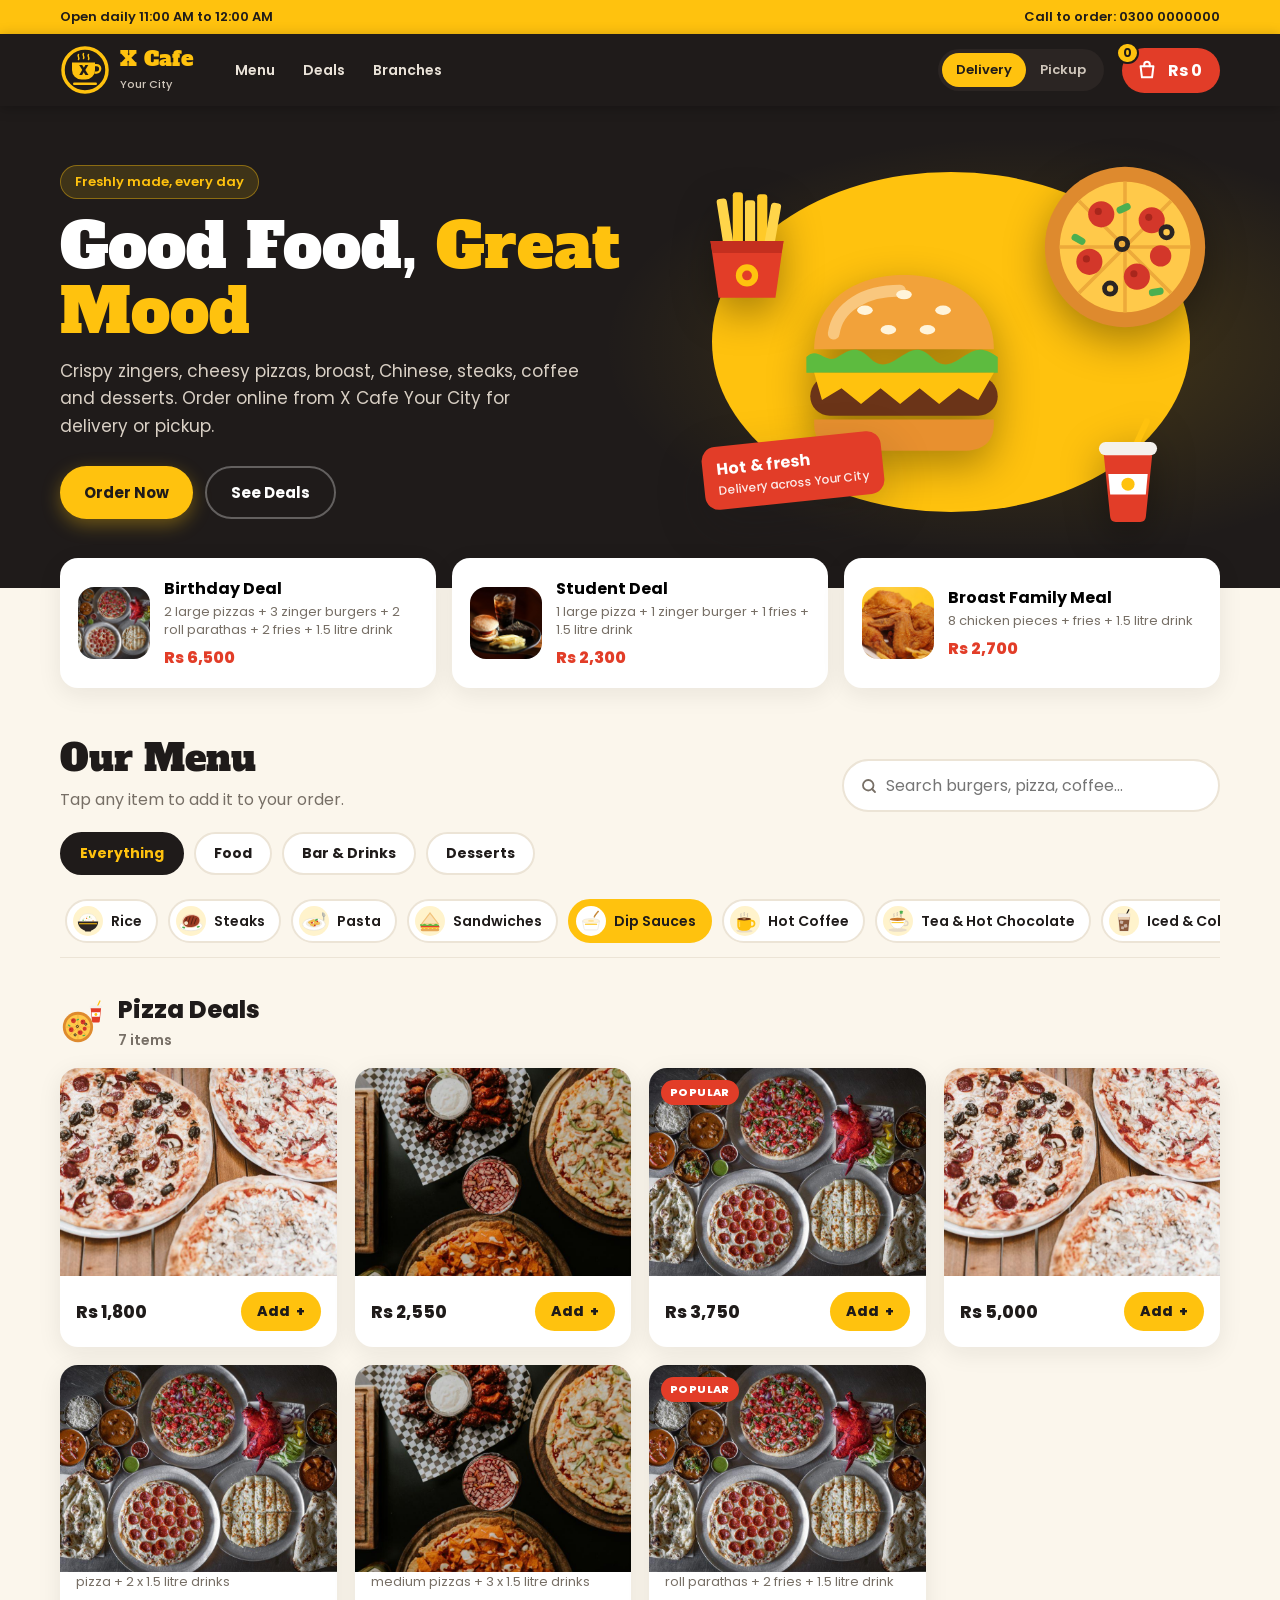
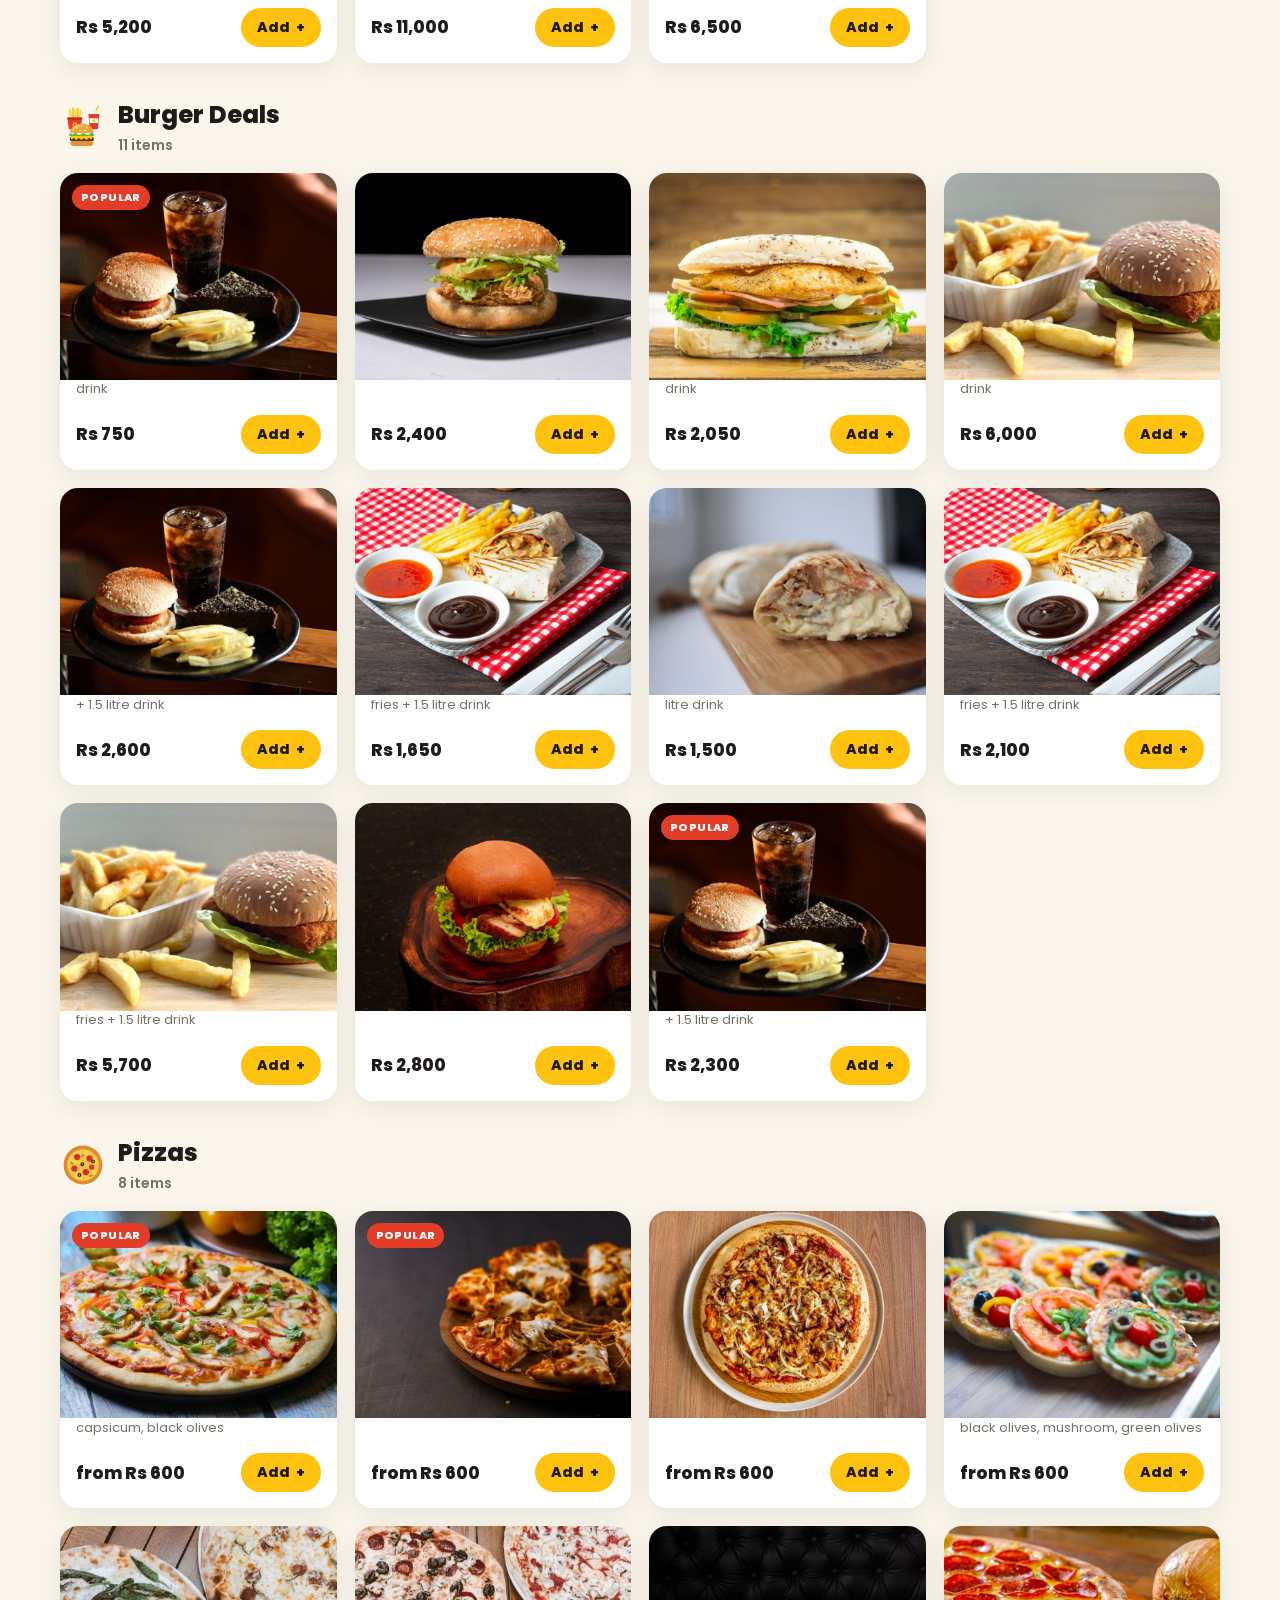
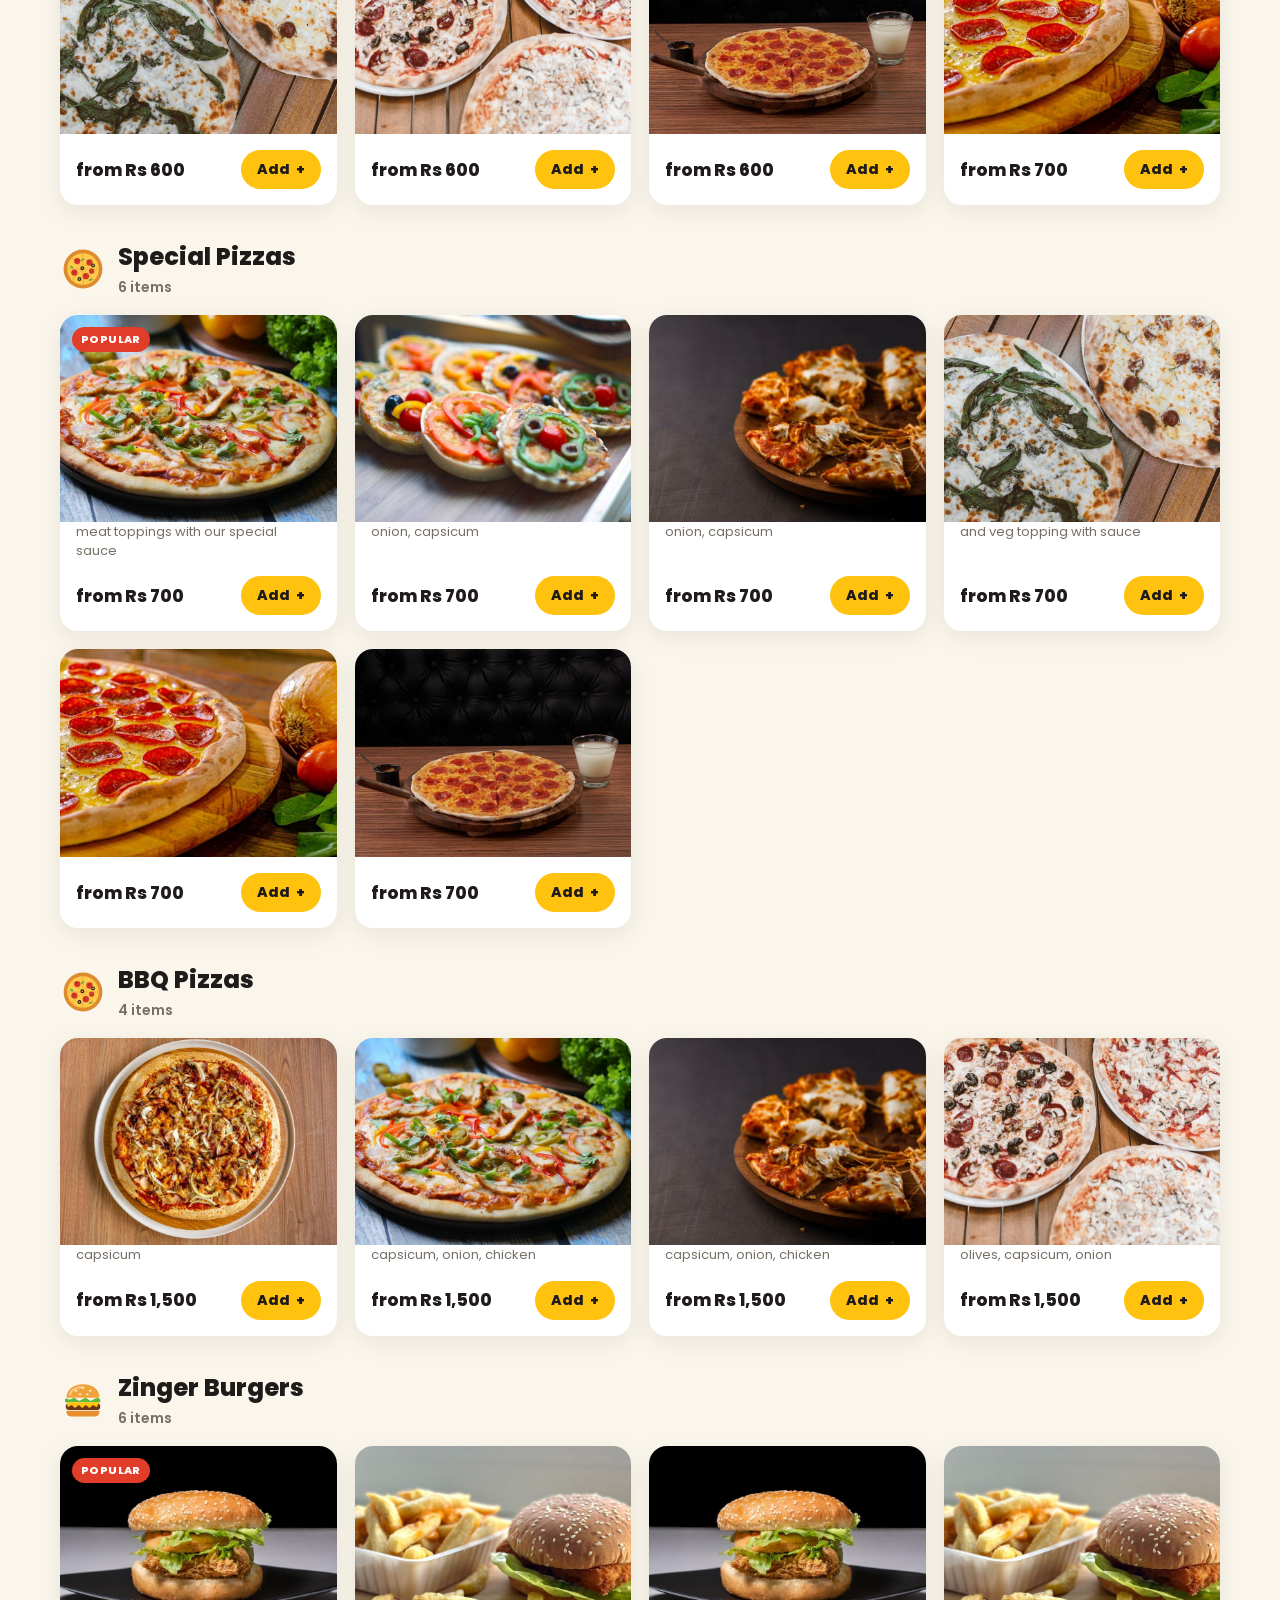
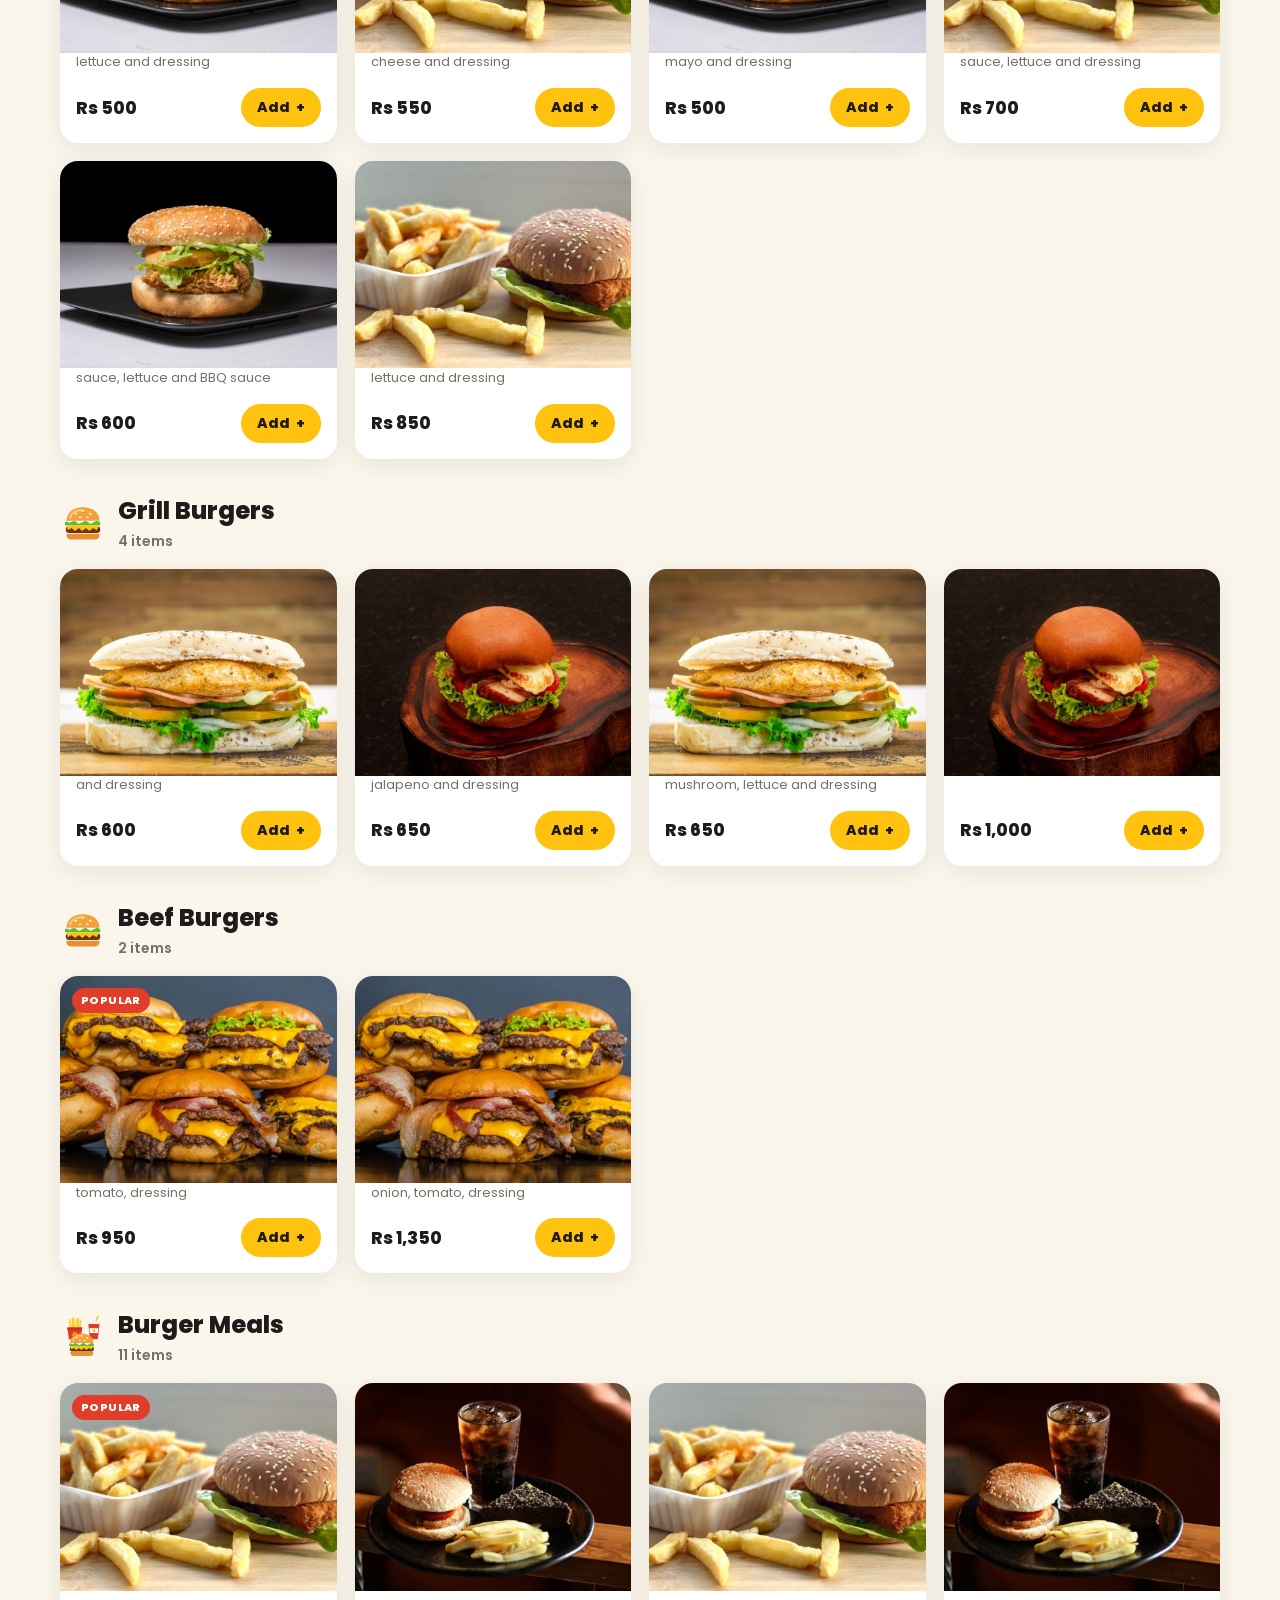
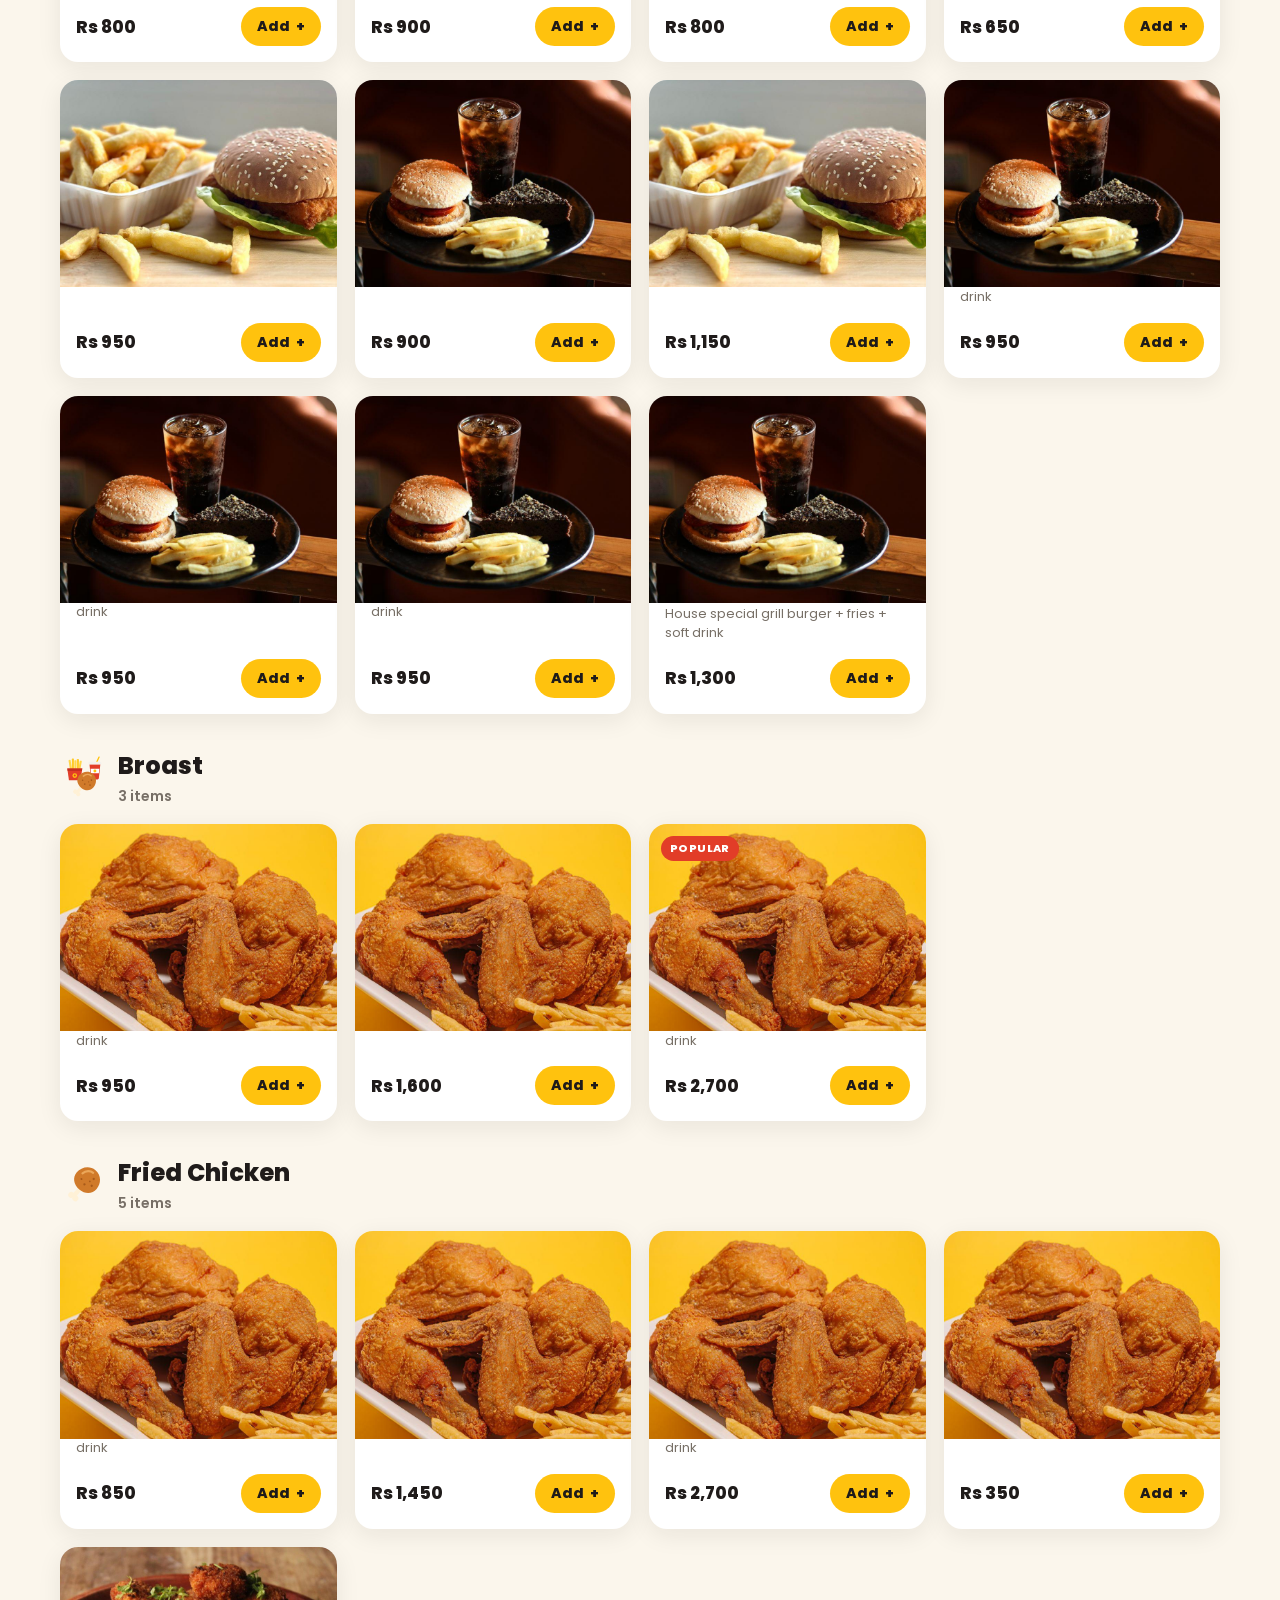
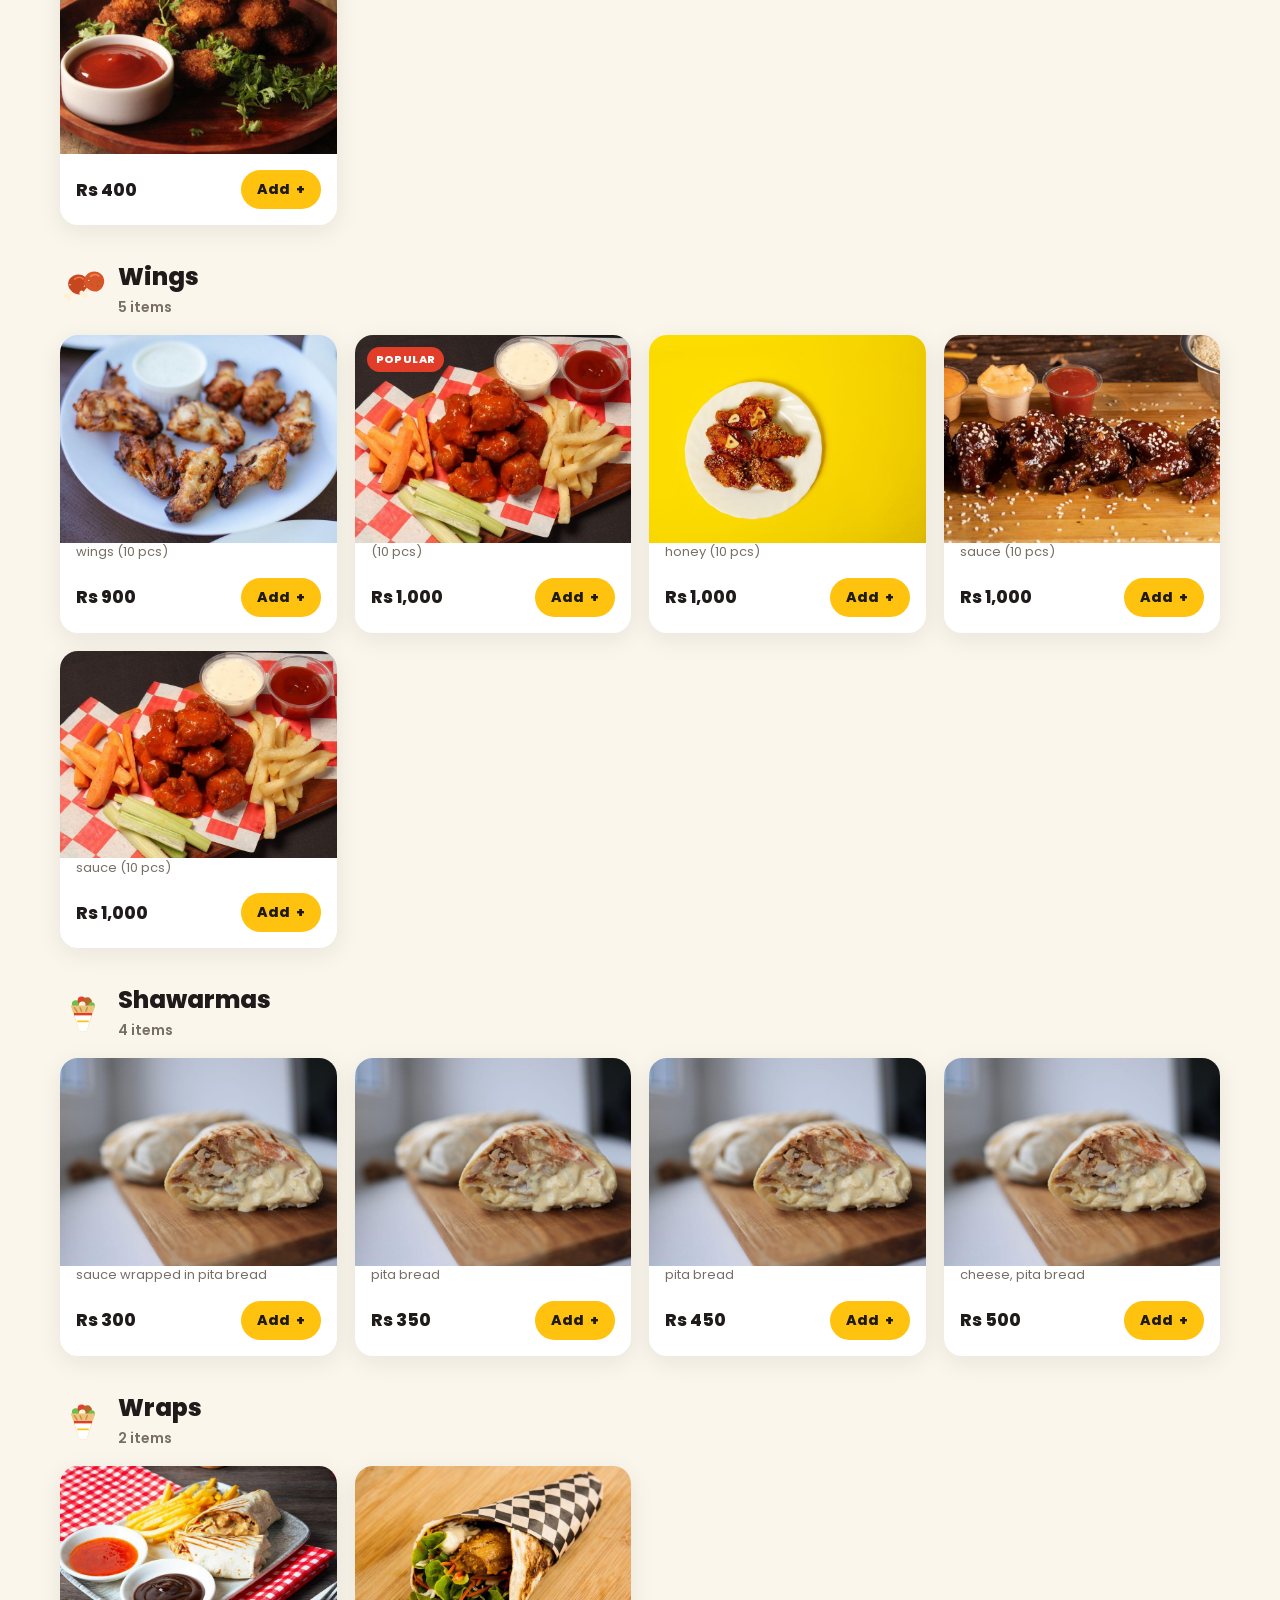
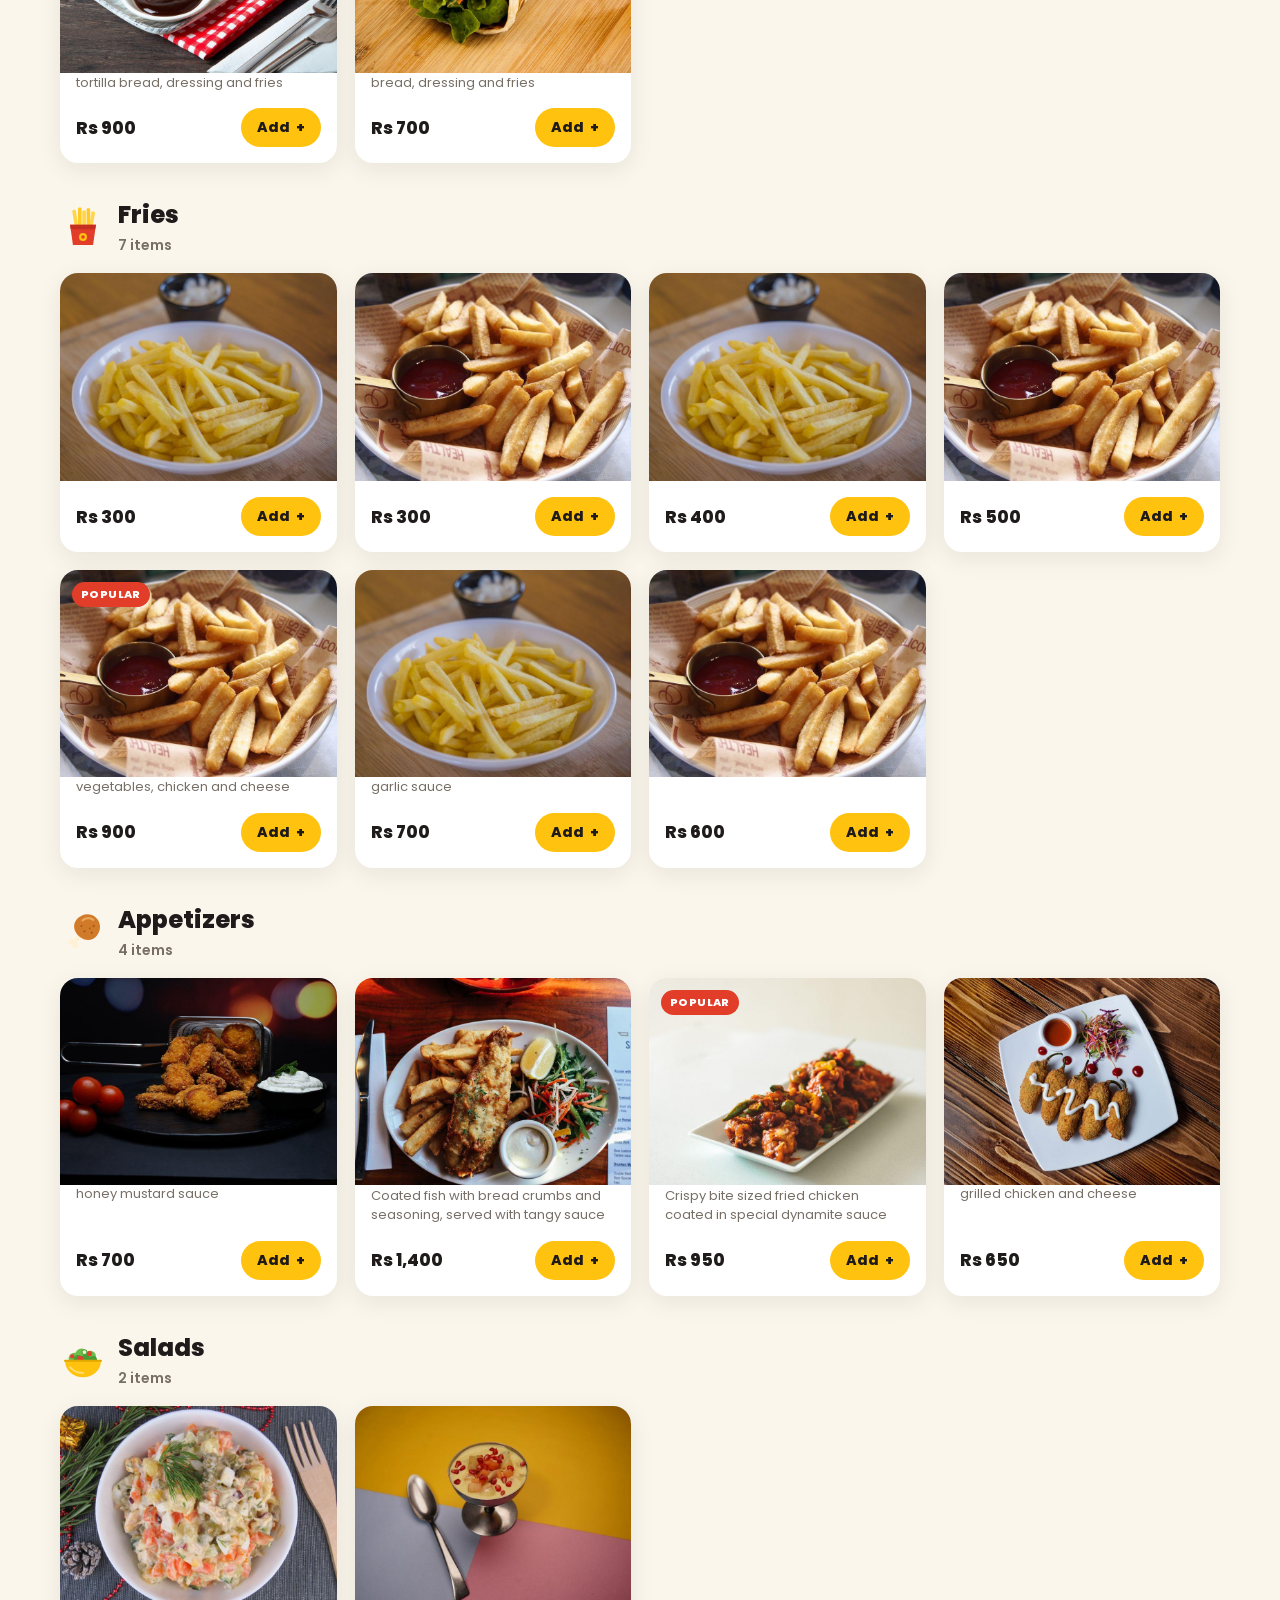
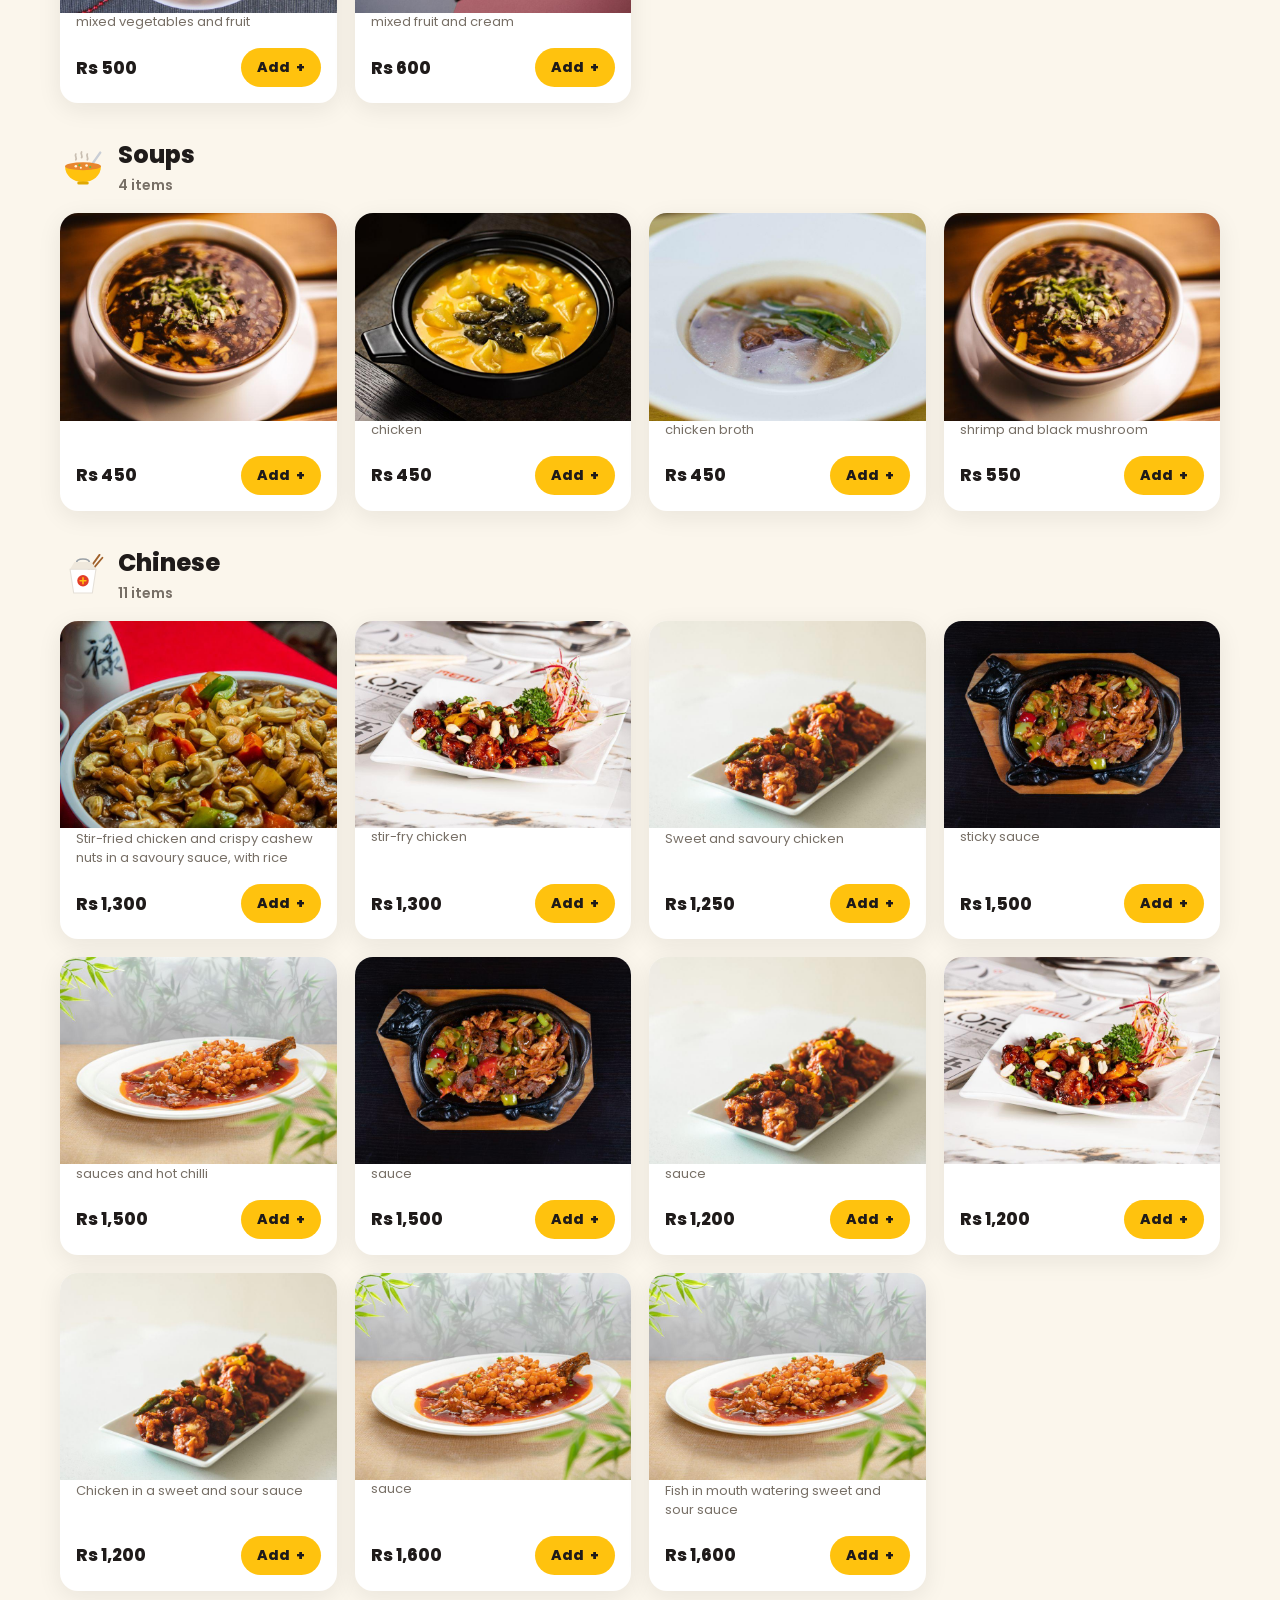
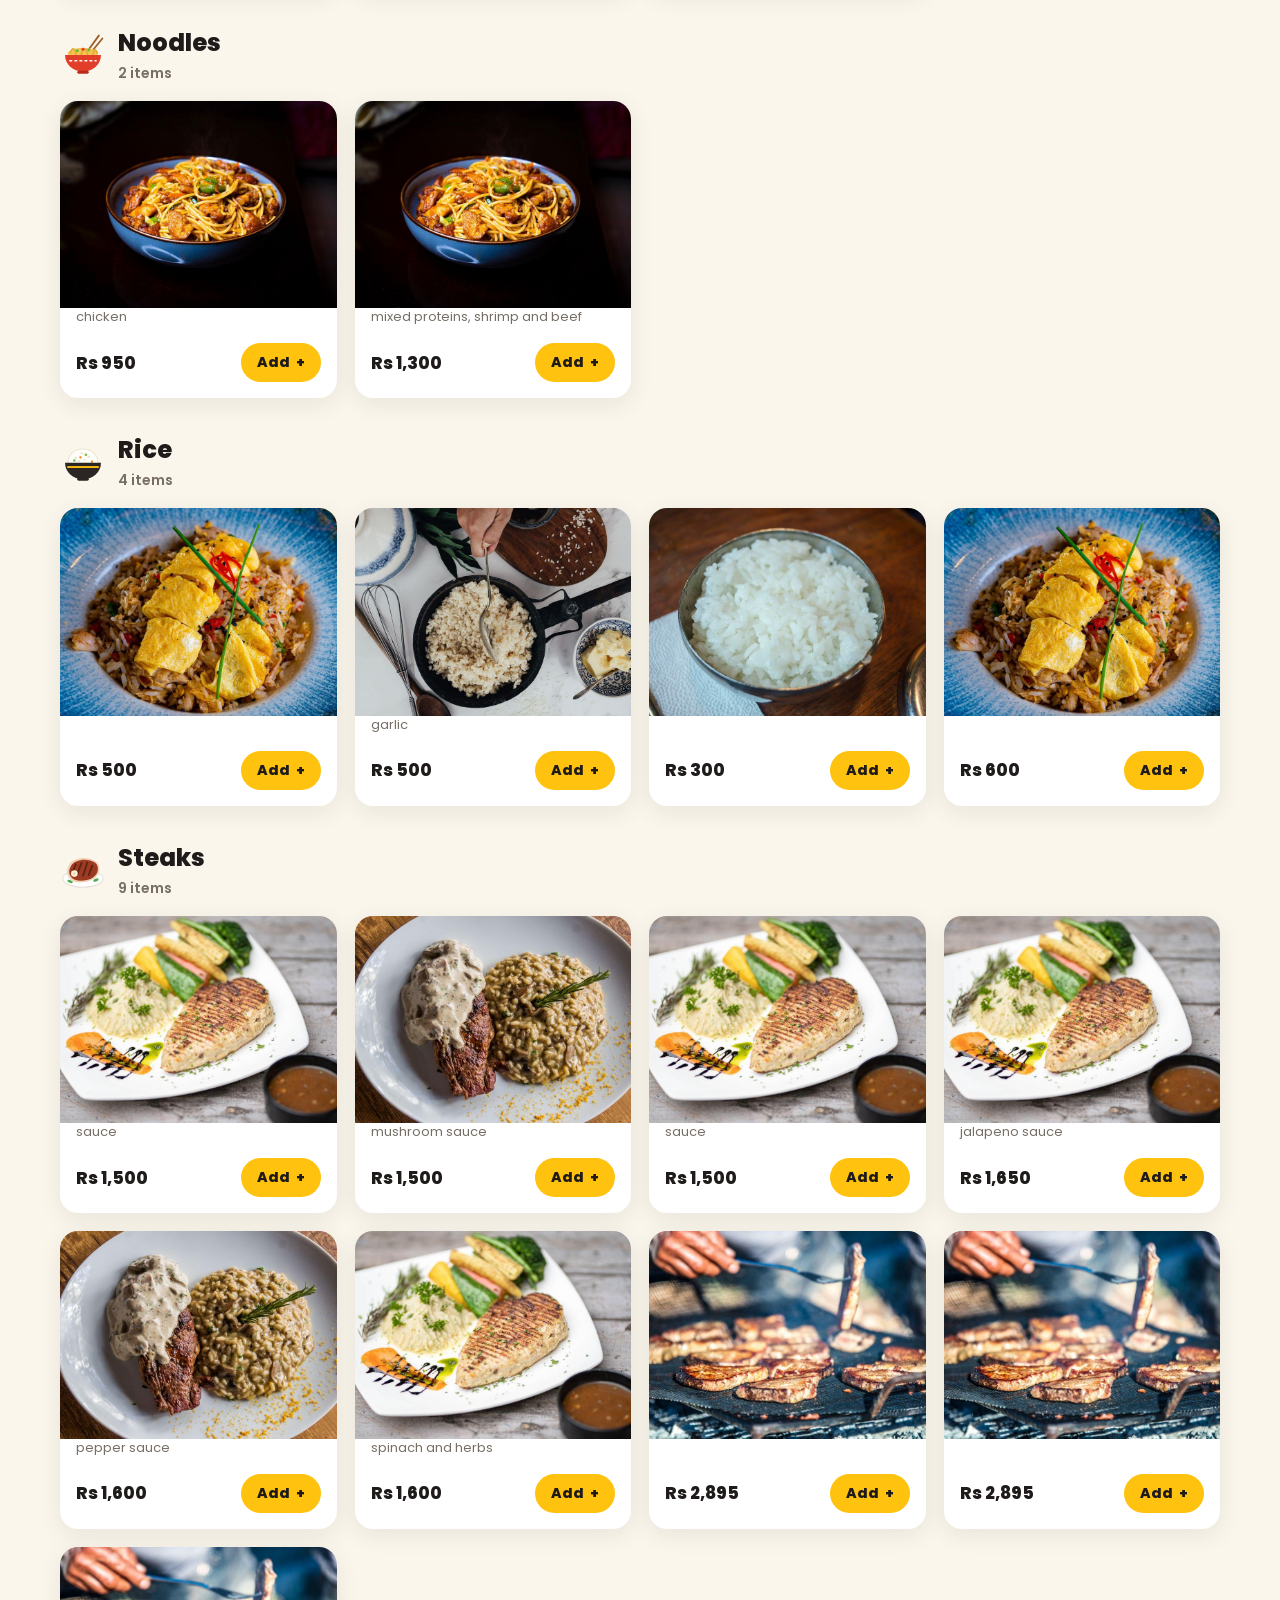
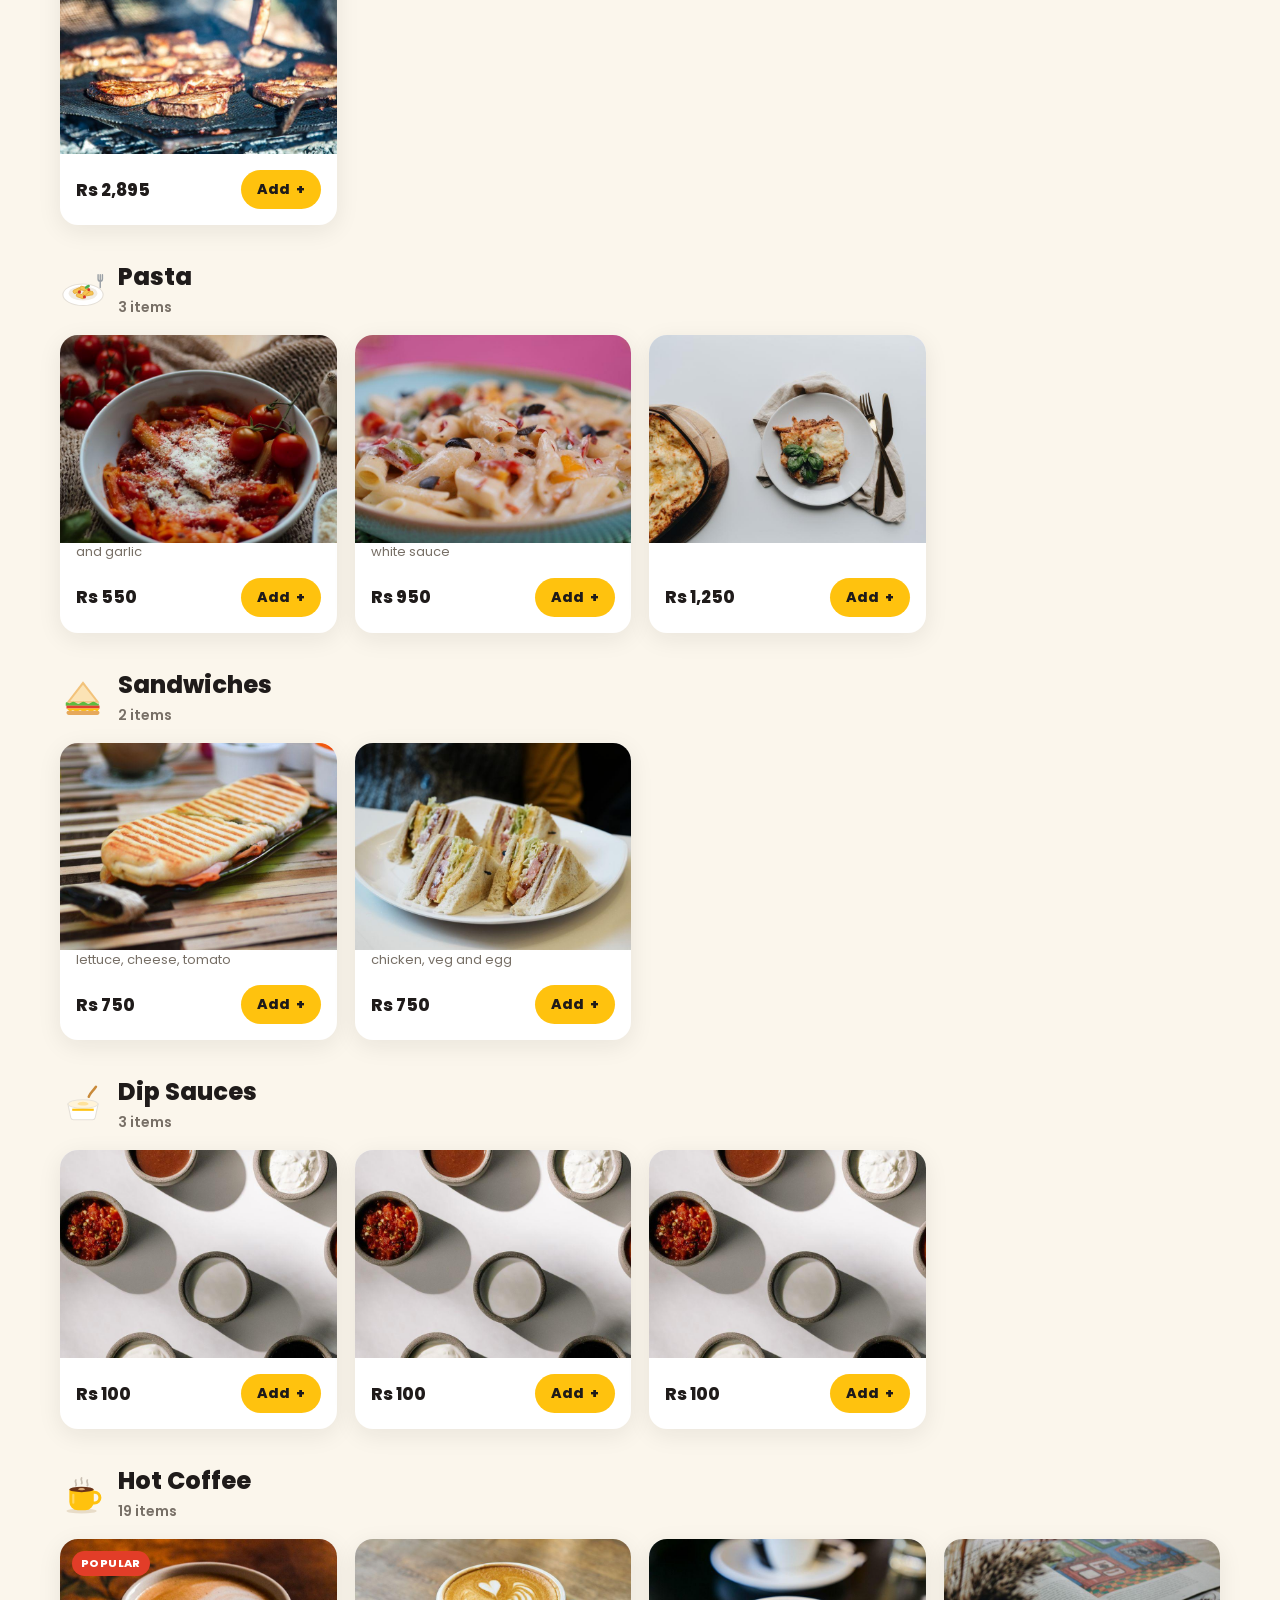
<file: index.html>
<!doctype html>
<html lang="en">
<head>
<meta charset="utf-8">
<meta name="viewport" content="width=device-width, initial-scale=1">
<title>X Cafe | Order Online</title>
<meta name="description" content="Order burgers, pizzas, broast, Chinese, steaks, coffee and desserts online for delivery or pickup.">
<meta name="theme-color" content="#1F1B1A">
<link rel="preconnect" href="https://fonts.googleapis.com">
<link rel="preconnect" href="https://fonts.gstatic.com" crossorigin>
<link href="https://fonts.googleapis.com/css2?family=Alfa+Slab+One&family=Poppins:wght@400;500;600;700;800&display=swap" rel="stylesheet">
<link rel="stylesheet" href="css/style.css?v=12">
<link rel="icon" href="data:image/svg+xml,%3Csvg xmlns='http://www.w3.org/2000/svg' viewBox='0 0 100 100'%3E%3Ccircle cx='50' cy='50' r='44' fill='%231F1B1A' stroke='%23FFC20E' stroke-width='7'/%3E%3Cpath d='M30 36h34v14a17 17 0 0 1-34 0z' fill='%23FFC20E'/%3E%3Cpath d='M64 41h4a7 7 0 0 1 0 14h-5' stroke='%23FFC20E' stroke-width='4.5' fill='none'/%3E%3Crect x='26' y='74' width='48' height='5' rx='2.5' fill='%23FFC20E'/%3E%3C/svg%3E">
</head>
<body>

<div class="strip"><div class="wrap">
  <span id="stripLeft">Open daily</span>
  <span id="stripRight"></span>
</div></div>

<header class="top"><div class="wrap">
  <a class="brand" href="#" id="brandHome" aria-label="Home">
    <span id="brandLogo"></span>
    <span><b id="brandName">X Cafe</b><small id="brandSub">Your City</small></span>
  </a>
  <nav class="links">
    <a href="#menu">Menu</a>
    <a href="#cat-pizza-deals">Deals</a>
    <a href="#branches">Branches</a>
  </nav>
  <div class="spacer"></div>
  <div class="mode" role="group" aria-label="Order type">
    <button data-mode="delivery" class="on">Delivery</button>
    <button data-mode="pickup">Pickup</button>
  </div>
  <button class="cart-btn" id="cartBtn" aria-label="Open cart">
    <span class="count" id="cartCount">0</span>
    <svg viewBox="0 0 24 24" fill="none" stroke="currentColor" stroke-width="2.2" stroke-linecap="round" stroke-linejoin="round"><path d="M5 8h14l-1.5 12h-11z"/><path d="M9 8V6a3 3 0 0 1 6 0v2"/></svg>
    <span class="lbl" id="cartTotal">Rs 0</span>
  </button>
</div></header>

<section class="hero"><div class="wrap">
  <div>
    <span class="kicker" id="brandLine">Freshly made, every day</span>
    <h1>Good Food, <span>Great Mood</span></h1>
    <p id="heroText">Crispy zingers, cheesy pizzas, broast, Chinese, steaks, coffee and desserts. Order online for delivery or pickup.</p>
    <div class="ctas">
      <a class="btn btn-yellow" href="#menu">Order Now</a>
      <a class="btn btn-ghost" href="#cat-burger-deals">See Deals</a>
    </div>
  </div>
  <div class="hero-art" id="heroArt"></div>
</div></section>

<div class="wrap deals"><div class="row" id="dealRow"></div></div>

<main class="wrap" id="menu">
  <div class="menu-head">
    <div>
      <h2>Our Menu</h2>
      <p>Tap any item to add it to your order.</p>
    </div>
    <label class="search">
      <svg viewBox="0 0 24 24" fill="none" stroke="currentColor" stroke-width="2.4" stroke-linecap="round"><circle cx="11" cy="11" r="7"/><path d="M20 20l-4-4"/></svg>
      <input id="search" type="search" placeholder="Search burgers, pizza, coffee..." aria-label="Search the menu">
    </label>
  </div>
  <div class="groups" id="groups">
    <button data-g="all" class="on">Everything</button>
    <button data-g="food">Food</button>
    <button data-g="bar">Bar &amp; Drinks</button>
    <button data-g="desserts">Desserts</button>
  </div>
  <div class="cat-bar"><div class="cat-scroll" id="catScroll"></div></div>
  <div id="sections"></div>
  <div class="empty-search" id="emptySearch">No items match your search.</div>
</main>

<section class="insta wrap" aria-label="Photo gallery">
  <div class="insta-head">
    <h2>From our kitchen</h2>
    <a id="instaLink" target="_blank" rel="noopener" hidden>Follow us on Instagram</a>
  </div>
  <div class="insta-row" id="instaRow"></div>
</section>

<section class="info" id="branches"><div class="wrap">
  <div>
    <h2>Our Branches</h2>
    <div class="branch-list" id="branchList"></div>
  </div>
  <div class="contact">
    <h2>Contact</h2>
    <div id="contactBox"></div>
    <div class="social" id="social"></div>
  </div>
</div></section>

<footer class="bottom">
  <div class="wrap foot-grid">
    <div class="foot-brand">
      <svg class="ajk-flag" viewBox="0 0 300 200" role="img" aria-label="Flag of Azad Jammu and Kashmir">
        <defs><mask id="ajk-crescent"><rect width="300" height="200" fill="black"/><circle cx="223" cy="74" r="30" fill="white"/><circle cx="232" cy="65" r="25.5" fill="black"/></mask></defs>
        <rect width="300" height="200" fill="#00401A"/>
        <rect y="111.1" width="300" height="11.1" fill="#fff"/><rect y="133.3" width="300" height="11.1" fill="#fff"/><rect y="155.6" width="300" height="11.1" fill="#fff"/><rect y="177.8" width="300" height="11.1" fill="#fff"/>
        <rect width="150" height="100" fill="#FF9900"/>
        <rect width="300" height="200" fill="#fff" mask="url(#ajk-crescent)"/>
        <polygon fill="#fff" transform="translate(243 51) rotate(20)" points="0,-9 2.1,-2.9 8.6,-2.8 3.4,1.1 5.3,7.3 0,3.6 -5.3,7.3 -3.4,1.1 -8.6,-2.8 -2.1,-2.9"/>
      </svg>
      <div>
        <b id="footName">X Cafe</b>
        <small id="footLine">Freshly made, every day</small>
      </div>
    </div>
    <div class="foot-map">
      <iframe id="mapFrame" title="Our location on Google Maps" loading="lazy" referrerpolicy="no-referrer-when-downgrade" allowfullscreen hidden></iframe>
      <div class="map-placeholder" id="mapPlaceholder">
        <svg viewBox="0 0 24 24" fill="none" stroke="currentColor" stroke-width="2" stroke-linecap="round" stroke-linejoin="round" aria-hidden="true"><path d="M12 22s7-6.2 7-12a7 7 0 0 0-14 0c0 5.8 7 12 7 12z"/><circle cx="12" cy="10" r="2.6"/></svg>
        <b>Your cafe on Google Maps</b>
        <span>The live map appears here once the cafe address is added.</span>
      </div>
      <a id="mapLink" class="map-link" target="_blank" rel="noopener" hidden>Get directions on Google Maps</a>
    </div>
  </div>
  <div class="wrap foot-base">
    <span id="copy"></span>
    <span>Developed by <a class="datix" href="https://datixai.com" target="_blank" rel="noopener noreferrer">Datix AI</a></span>
  </div>
</footer>

<button class="mobile-cart" id="mobileCart" hidden><span id="mcCount">0 items</span><span>View order · <b id="mcTotal">Rs 0</b></span></button>

<div class="scrim" id="scrim"></div>

<aside class="drawer" id="drawer" aria-label="Your order">
  <div class="drawer-head"><h3>Your Order</h3><button class="x" data-close>&times;</button></div>
  <div class="drawer-body" id="cartBody"></div>
  <div class="drawer-foot" id="cartFoot"></div>
</aside>

<div class="modal" id="itemModal"><div class="box" id="itemBox"></div></div>
<div class="modal" id="checkoutModal"><div class="box" id="checkoutBox"></div></div>

<div class="toast" id="toast"></div>

<script src="js/menu-data.js?v=12"></script>
<script src="js/icons.js?v=12"></script>
<script src="js/store.js?v=12"></script>
<script src="js/app.js?v=12"></script>
</body>
</html>
</file>
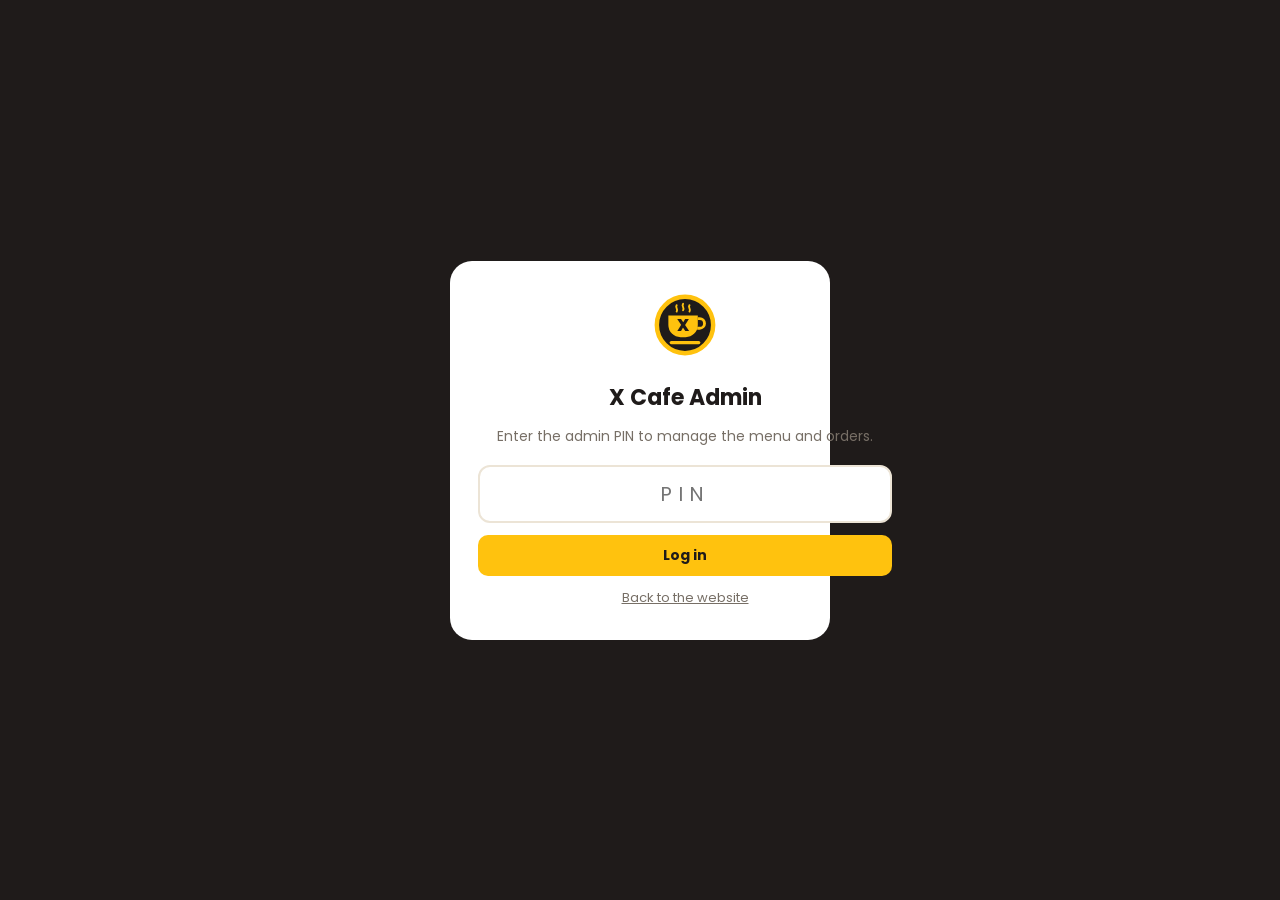
<file: admin.html>
<!doctype html>
<html lang="en">
<head>
<meta charset="utf-8">
<meta name="viewport" content="width=device-width, initial-scale=1">
<meta name="robots" content="noindex">
<title>Cafe Admin</title>
<link rel="preconnect" href="https://fonts.googleapis.com">
<link rel="preconnect" href="https://fonts.gstatic.com" crossorigin>
<link href="https://fonts.googleapis.com/css2?family=Alfa+Slab+One&family=Poppins:wght@400;500;600;700;800&display=swap" rel="stylesheet">
<link rel="stylesheet" href="css/admin.css?v=12">
</head>
<body>

<div class="login" id="login">
  <form class="login-box" id="loginForm">
    <div class="logo-badge" id="loginLogo"></div>
    <h1 id="loginTitle">Cafe Admin</h1>
    <p>Enter the admin PIN to manage the menu and orders.</p>
    <input type="password" id="pin" inputmode="numeric" placeholder="PIN" autocomplete="current-password" aria-label="Admin PIN">
    <span class="err" id="pinErr">Wrong PIN, try again.</span>
    <button class="btn btn-yellow" type="submit">Log in</button>
    <a href="index.html" class="back">Back to the website</a>
  </form>
</div>

<div class="app" id="app" hidden>
  <aside class="side">
    <div class="side-brand"><div class="logo-badge sm" id="sideLogo"></div><div><b id="sideName">Cafe</b><small>Admin panel</small></div></div>
    <nav id="tabs">
      <button data-tab="orders" class="on"><span>Orders</span><i id="newCount" hidden>0</i></button>
      <button data-tab="products"><span>Products</span></button>
      <button data-tab="categories"><span>Categories</span></button>
      <button data-tab="settings"><span>Settings &amp; Branches</span></button>
    </nav>
    <div class="side-foot">
      <a href="index.html" target="_blank" class="btn btn-ghost">View website</a>
      <button class="btn btn-ghost" id="logout">Log out</button>
    </div>
  </aside>

  <main class="main">
    <section data-panel="orders">
      <div class="head"><div><h1>Orders</h1><p>New orders appear here as soon as they are placed on this device.</p></div>
        <div class="filters" id="orderFilters">
          <button data-s="all" class="on">All</button><button data-s="new">New</button><button data-s="preparing">Preparing</button>
          <button data-s="ready">Ready / On the way</button><button data-s="done">Completed</button><button data-s="cancelled">Cancelled</button>
        </div>
      </div>
      <div class="stats" id="stats"></div>
      <div id="orderList" class="orders"></div>
    </section>

    <section data-panel="products" hidden>
      <div class="head"><div><h1>Products</h1><p>Add, edit, hide or delete menu items. Changes show on the website straight away.</p></div>
        <button class="btn btn-yellow" id="addProduct">+ Add product</button></div>
      <div class="toolbar">
        <input type="search" id="pSearch" placeholder="Search products" aria-label="Search products">
        <select id="pCat" aria-label="Filter by category"></select>
      </div>
      <div class="table-wrap"><table class="table"><thead><tr><th></th><th>Product</th><th>Category</th><th>Price</th><th>Available</th><th>Popular</th><th></th></tr></thead><tbody id="pRows"></tbody></table></div>
    </section>

    <section data-panel="categories" hidden>
      <div class="head"><div><h1>Categories</h1><p>Sections of the menu. Use the arrows to change their order on the website.</p></div>
        <button class="btn btn-yellow" id="addCat">+ Add category</button></div>
      <div id="catList" class="cat-list"></div>
    </section>

    <section data-panel="settings" hidden>
      <div class="head"><div><h1>Settings &amp; Branches</h1><p>Contact details, ordering options and branches.</p></div></div>
      <form id="setForm" class="panel form two"></form>
      <h2 class="sub-h">Branches</h2>
      <p class="hint">The website takes orders for the branch marked as the main online branch. Switch on more branches later and customers can pick one at checkout.</p>
      <div id="branchRows" class="branches"></div>
      <h2 class="sub-h">Backup</h2>
      <div class="panel backup">
        <button class="btn btn-dark" id="exportBtn">Download backup (.json)</button>
        <label class="btn btn-dark">Restore backup<input type="file" id="importFile" accept="application/json" hidden></label>
        <button class="btn btn-danger" id="resetMenu">Reset menu to original</button>
      </div>
    </section>
  </main>
</div>

<div class="modal" id="modal"><div class="box" id="modalBox"></div></div>
<div class="toast" id="toast"></div>

<script src="js/menu-data.js?v=12"></script>
<script src="js/icons.js?v=12"></script>
<script src="js/store.js?v=12"></script>
<script src="js/admin.js?v=12"></script>
</body>
</html>
</file>
<file: css/style.css>
:root {
  --ink: #1F1B1A;
  --ink-2: #2B2523;
  --yellow: #FFC20E;
  --yellow-2: #FFD54A;
  --yellow-soft: #FFF3CC;
  --red: #E23D28;
  --cream: #FBF6EC;
  --card: #FFFFFF;
  --muted: #776F66;
  --line: #ECE4D6;
  --green: #2E9E4F;
  --radius: 18px;
  --shadow: 0 6px 24px rgba(31, 27, 26, .08);
  --shadow-lg: 0 18px 50px rgba(31, 27, 26, .22);
  --font: 'Poppins', system-ui, -apple-system, 'Segoe UI', sans-serif;
  --display: 'Alfa Slab One', Georgia, serif;
}

* { box-sizing: border-box; }
[hidden] { display: none !important; }
html { scroll-behavior: smooth; scroll-padding-top: 150px; }
body { margin: 0; font-family: var(--font); color: var(--ink); background: var(--cream); -webkit-font-smoothing: antialiased; }
img { max-width: 100%; display: block; }
button { font: inherit; cursor: pointer; }
a { color: inherit; }
.wrap { max-width: 1200px; margin: 0 auto; padding: 0 20px; }

/* Top strip */
.strip { background: var(--yellow); color: var(--ink); font-size: 13px; font-weight: 600; }
.strip .wrap { display: flex; justify-content: space-between; gap: 12px; padding-top: 7px; padding-bottom: 7px; flex-wrap: wrap; }
.strip a { text-decoration: none; }
.strip .closed { color: var(--red); }

/* Header */
header.top { background: var(--ink); color: #fff; position: sticky; top: 0; z-index: 40; box-shadow: 0 2px 12px rgba(0,0,0,.25); }
header.top .wrap { display: flex; align-items: center; gap: 18px; height: 72px; }
.brand { display: flex; align-items: center; gap: 10px; text-decoration: none; }
.brand svg { width: 54px; height: 50px; }
.brand b { font-family: var(--display); font-weight: 400; color: var(--yellow); font-size: 21px; line-height: 1; letter-spacing: .3px; }
.brand small { display: block; color: #CFC6BB; font-size: 11px; font-weight: 500; margin-top: 3px; }
nav.links { display: flex; gap: 4px; margin-left: 12px; }
nav.links a { text-decoration: none; padding: 8px 12px; border-radius: 999px; font-weight: 600; font-size: 14px; color: #E9E2D8; }
nav.links a:hover { background: rgba(255,255,255,.08); color: #fff; }
.spacer { flex: 1; }
.mode { display: flex; background: var(--ink-2); border-radius: 999px; padding: 4px; }
.mode button { border: 0; background: transparent; color: #CFC6BB; padding: 7px 14px; border-radius: 999px; font-weight: 600; font-size: 13px; }
.mode button.on { background: var(--yellow); color: var(--ink); }
.cart-btn { position: relative; display: flex; align-items: center; gap: 10px; background: var(--red); color: #fff; border: 0; border-radius: 999px; padding: 10px 18px 10px 14px; font-weight: 700; }
.cart-btn svg { width: 22px; height: 22px; }
.cart-btn .count { position: absolute; top: -6px; left: -6px; background: var(--yellow); color: var(--ink); min-width: 22px; height: 22px; border-radius: 11px; font-size: 12px; display: grid; place-items: center; padding: 0 5px; border: 2px solid var(--ink); }
.cart-btn.bump { animation: bump .35s ease; }
@keyframes bump { 50% { transform: scale(1.1); } }

/* Hero */
.hero { background: var(--ink); color: #fff; overflow: hidden; position: relative; }
.hero::before { content: ''; position: absolute; inset: 0; background: radial-gradient(600px 300px at 80% 50%, rgba(255,194,14,.18), transparent 70%); }
.hero .wrap { position: relative; display: grid; grid-template-columns: 1.1fr 1fr; align-items: center; gap: 30px; padding-top: 46px; padding-bottom: 56px; }
.hero .kicker { display: inline-block; background: rgba(255,194,14,.14); color: var(--yellow); border: 1px solid rgba(255,194,14,.4); border-radius: 999px; padding: 6px 14px; font-size: 13px; font-weight: 600; }
.hero h1 { font-family: var(--display); font-weight: 400; font-size: clamp(34px, 5.4vw, 62px); line-height: 1.04; margin: 16px 0 14px; }
.hero h1 span { color: var(--yellow); }
.hero p { color: #D9D0C5; font-size: 17px; max-width: 520px; line-height: 1.6; margin: 0 0 26px; }
.hero .ctas { display: flex; gap: 12px; flex-wrap: wrap; }
.btn { display: inline-flex; align-items: center; justify-content: center; gap: 8px; border: 0; border-radius: 999px; padding: 13px 24px; font-weight: 700; font-size: 15px; text-decoration: none; transition: transform .15s ease, box-shadow .15s ease; }
.btn:active { transform: scale(.97); }
.btn-yellow { background: var(--yellow); color: var(--ink); box-shadow: 0 6px 18px rgba(255,194,14,.35); }
.btn-yellow:hover { background: var(--yellow-2); }
.btn-ghost { background: transparent; color: #fff; border: 2px solid rgba(255,255,255,.3); }
.btn-ghost:hover { border-color: #fff; }
.btn-red { background: var(--red); color: #fff; }
.btn-dark { background: var(--ink); color: #fff; }
.btn-block { width: 100%; }
.btn[disabled] { opacity: .45; cursor: not-allowed; box-shadow: none; }

.hero-art { position: relative; height: 380px; }
.hero-art .disc { position: absolute; inset: 20px 30px; border-radius: 50%; background: var(--yellow); }
.hero-art .ico { position: absolute; filter: drop-shadow(0 14px 20px rgba(0,0,0,.35)); }
.hero-art .a1 { width: 250px; height: 250px; left: 18%; top: 22%; animation: float 5s ease-in-out infinite; }
.hero-art .a2 { width: 190px; height: 190px; right: 0; top: 0; animation: float 6s ease-in-out infinite reverse; }
.hero-art .a3 { width: 130px; height: 130px; left: 0; top: 8%; animation: float 4.5s ease-in-out infinite; }
.hero-art .a4 { width: 120px; height: 120px; right: 6%; bottom: 0; animation: float 5.5s ease-in-out infinite reverse; }
@keyframes float { 50% { transform: translateY(-10px) rotate(-3deg); } }
.hero-art .tag { position: absolute; left: 4%; bottom: 8%; background: var(--red); color: #fff; border-radius: 14px; padding: 10px 14px; font-weight: 700; transform: rotate(-6deg); box-shadow: var(--shadow-lg); }
.hero-art .tag small { display: block; font-weight: 500; font-size: 12px; opacity: .9; }

/* Deal strip */
.deals { margin-top: -30px; position: relative; z-index: 2; }
.deals .row { display: grid; grid-template-columns: repeat(3, 1fr); gap: 16px; }
.deal { display: flex; gap: 14px; align-items: center; background: var(--card); border-radius: var(--radius); padding: 16px; box-shadow: var(--shadow); cursor: pointer; border: 2px solid transparent; transition: border-color .15s, transform .15s; text-align: left; }
.deal:hover { border-color: var(--yellow); transform: translateY(-2px); }
.deal .ico { width: 72px; height: 72px; flex: none; background: var(--yellow-soft); border-radius: 16px; padding: 6px; }
.deal b { display: block; font-size: 16px; }
.deal span { display: block; color: var(--muted); font-size: 13px; margin: 2px 0 6px; line-height: 1.4; }
.deal em { font-style: normal; font-weight: 800; color: var(--red); }

/* Menu toolbar */
.menu-head { padding-top: 46px; display: flex; align-items: end; justify-content: space-between; gap: 16px; flex-wrap: wrap; }
.menu-head h2 { font-family: var(--display); font-weight: 400; font-size: 36px; margin: 0; }
.menu-head p { margin: 4px 0 0; color: var(--muted); }
.search { display: flex; align-items: center; gap: 8px; background: #fff; border: 2px solid var(--line); border-radius: 999px; padding: 0 16px; min-width: 280px; }
.search:focus-within { border-color: var(--yellow); }
.search input { border: 0; outline: 0; padding: 12px 0; font: inherit; flex: 1; background: transparent; }
.search svg { width: 18px; height: 18px; color: var(--muted); }

.groups { display: flex; gap: 10px; margin: 20px 0 0; flex-wrap: wrap; }
.groups button { border: 2px solid var(--line); background: #fff; border-radius: 999px; padding: 9px 18px; font-weight: 700; font-size: 14px; color: var(--ink); }
.groups button.on { background: var(--ink); color: var(--yellow); border-color: var(--ink); }

.cat-bar { position: sticky; top: 72px; z-index: 30; background: var(--cream); padding: 12px 0; margin-top: 10px; border-bottom: 1px solid var(--line); }
.cat-scroll { display: flex; gap: 10px; overflow-x: auto; scrollbar-width: none; padding: 2px; }
.cat-scroll::-webkit-scrollbar { display: none; }
.cat-scroll a { flex: none; display: flex; align-items: center; gap: 8px; text-decoration: none; background: #fff; border: 2px solid var(--line); border-radius: 999px; padding: 5px 14px 5px 6px; font-weight: 600; font-size: 14px; white-space: nowrap; transition: all .15s; }
.cat-scroll a .ico { width: 30px; height: 30px; background: var(--yellow-soft); border-radius: 50%; padding: 2px; }
.cat-scroll a.on { background: var(--yellow); border-color: var(--yellow); }
.cat-scroll a.on .ico { background: #fff; }

/* Sections and cards */
.section { padding-top: 34px; }
.section-title { display: flex; align-items: center; gap: 12px; margin: 0 0 16px; }
.section-title .ico { width: 46px; height: 46px; }
.section-title h3 { font-size: 24px; margin: 0; font-weight: 800; }
.section-title .n { color: var(--muted); font-weight: 600; font-size: 14px; }
.grid { display: grid; grid-template-columns: repeat(auto-fill, minmax(230px, 1fr)); gap: 18px; }

.card { background: var(--card); border-radius: var(--radius); box-shadow: var(--shadow); overflow: hidden; display: flex; flex-direction: column; position: relative; transition: transform .18s ease, box-shadow .18s ease; }
.card:hover { transform: translateY(-4px); box-shadow: 0 14px 34px rgba(31,27,26,.14); }
.card-art { height: 150px; display: grid; place-items: center; background: radial-gradient(circle at 50% 60%, #FFE58A 0, var(--yellow-soft) 60%); position: relative; }
.card-art .ico { width: 116px; height: 116px; transition: transform .25s ease; }
.card:hover .card-art .ico { transform: scale(1.08) rotate(-4deg); }
.card-art img { width: 100%; height: 100%; object-fit: cover; }
.badge { position: absolute; top: 12px; left: 12px; background: var(--red); color: #fff; font-size: 11px; font-weight: 800; letter-spacing: .4px; text-transform: uppercase; padding: 4px 9px; border-radius: 999px; z-index: 2; }
.card-body { padding: 14px 16px 6px; flex: 1; }
.card-body h4 { margin: 0 0 4px; font-size: 16px; line-height: 1.3; }
.card-body p { margin: 0; color: var(--muted); font-size: 13px; line-height: 1.45; }
.card-foot { display: flex; align-items: center; justify-content: space-between; padding: 10px 16px 16px; gap: 8px; }
.price { font-weight: 800; font-size: 17px; }
.price small { font-weight: 600; font-size: 12px; color: var(--muted); display: block; }
.price.ask { font-size: 13px; color: var(--muted); font-weight: 600; }
.add { border: 0; background: var(--yellow); color: var(--ink); font-weight: 800; border-radius: 999px; padding: 9px 16px; font-size: 14px; display: flex; align-items: center; gap: 6px; }
.add:hover { background: var(--ink); color: var(--yellow); }
.card.off { opacity: .6; }
.card.off .add { background: #EEE; color: var(--muted); cursor: not-allowed; }
.empty-search { text-align: center; color: var(--muted); padding: 60px 0; display: none; }

/* Instagram strip */
.insta { padding-top: 56px; }
.insta-head { display: flex; justify-content: space-between; align-items: baseline; gap: 12px; flex-wrap: wrap; margin-bottom: 14px; }
.insta-head h2 { font-family: var(--display); font-weight: 400; font-size: 30px; margin: 0; }
.insta-head a { font-weight: 700; color: var(--red); text-decoration: none; }
.insta-row { display: grid; grid-auto-flow: column; grid-auto-columns: 220px; gap: 12px; overflow-x: auto; scroll-snap-type: x mandatory; padding-bottom: 8px; scrollbar-width: thin; }
.insta-row a { scroll-snap-align: start; border-radius: 16px; overflow: hidden; display: block; aspect-ratio: 1; background: var(--line); }
.insta-row img { width: 100%; height: 100%; object-fit: cover; transition: transform .3s ease; }
.insta-row a:hover img { transform: scale(1.06); }
.deal img.ico { padding: 0; object-fit: cover; }
.line img { padding: 0; }

/* Branches & footer */
.info { margin-top: 60px; background: #fff; border-top: 1px solid var(--line); }
.info .wrap { display: grid; grid-template-columns: 1.2fr 1fr; gap: 40px; padding-top: 48px; padding-bottom: 48px; }
.info h2 { font-family: var(--display); font-weight: 400; font-size: 30px; margin: 0 0 14px; }
.branch-list { display: grid; grid-template-columns: 1fr 1fr; gap: 12px; }
.branch { border: 2px solid var(--line); border-radius: 14px; padding: 14px; }
.branch.on { border-color: var(--yellow); background: var(--yellow-soft); }
.branch b { display: block; }
.branch span { display: block; color: var(--muted); font-size: 13px; margin-top: 3px; }
.branch .soon { display: inline-block; margin-top: 6px; font-size: 11px; font-weight: 700; color: var(--muted); background: var(--cream); border-radius: 999px; padding: 2px 8px; }
.branch .live { display: inline-block; margin-top: 6px; font-size: 11px; font-weight: 700; color: #fff; background: var(--green); border-radius: 999px; padding: 2px 8px; }
.contact p { margin: 0 0 10px; color: var(--muted); }
.contact a { font-weight: 600; color: var(--ink); }
.social { display: flex; gap: 10px; margin-top: 16px; }
.social a { display: inline-flex; align-items: center; gap: 8px; padding: 9px 14px; border-radius: 999px; background: var(--ink); color: #fff; text-decoration: none; font-weight: 600; font-size: 14px; }
.social svg { width: 18px; height: 18px; }
footer.bottom { background: var(--ink); color: #A9A097; font-size: 13px; }
footer.bottom a { color: var(--yellow); text-decoration: none; }
.foot-grid { display: grid; grid-template-columns: minmax(0, 1fr) minmax(0, 1.4fr); gap: 28px; align-items: center; padding-top: 32px; padding-bottom: 24px; }
.foot-brand { display: flex; align-items: center; gap: 14px; }
.ajk-flag { width: 66px; height: 44px; border-radius: 6px; flex: none; box-shadow: 0 2px 10px rgba(0,0,0,.35); }
.foot-brand b { display: block; color: #fff; font-family: var(--display); font-weight: 400; font-size: 20px; }
.foot-brand small { color: var(--yellow); font-size: 13px; font-weight: 600; }
.foot-map iframe { display: block; width: 100%; height: 240px; border: 0; border-radius: 16px; background: var(--ink-2); }
.map-link { display: inline-block; margin-top: 10px; font-weight: 600; }
.map-placeholder { height: 240px; border-radius: 16px; border: 2px dashed rgba(255,194,14,.35); background: radial-gradient(circle at 50% 40%, rgba(255,194,14,.12), transparent 70%), var(--ink-2); display: grid; place-content: center; justify-items: center; gap: 6px; text-align: center; padding: 20px; }
.map-placeholder svg { width: 44px; height: 44px; color: var(--yellow); }
.map-placeholder b { color: #fff; font-size: 16px; }
.map-placeholder span { color: #A9A097; font-size: 13px; max-width: 260px; }
.brand #brandLogo svg { width: 50px; height: 50px; display: block; }
.foot-base { display: flex; justify-content: space-between; gap: 8px 16px; flex-wrap: wrap; padding-top: 16px; padding-bottom: 18px; border-top: 1px solid rgba(255,255,255,.08); }
footer.bottom .datix { font-weight: 800; color: var(--yellow); }
footer.bottom .datix:hover { text-decoration: underline; }

/* Drawer & modals */
.scrim { position: fixed; inset: 0; background: rgba(20,16,15,.55); z-index: 60; opacity: 0; pointer-events: none; transition: opacity .2s; }
.scrim.show { opacity: 1; pointer-events: auto; }
.drawer { position: fixed; top: 0; right: 0; bottom: 0; width: min(420px, 100%); background: #fff; z-index: 70; transform: translateX(100%); transition: transform .28s ease; display: flex; flex-direction: column; }
.drawer.show { transform: none; }
.drawer-head { display: flex; align-items: center; justify-content: space-between; padding: 18px 20px; background: var(--ink); color: #fff; }
.drawer-head h3 { margin: 0; font-size: 20px; }
.x { border: 0; background: rgba(255,255,255,.12); color: inherit; width: 36px; height: 36px; border-radius: 50%; font-size: 20px; line-height: 1; }
.drawer-body { flex: 1; overflow-y: auto; padding: 12px 20px; }
.line { display: grid; grid-template-columns: 54px 1fr auto; gap: 12px; align-items: center; padding: 12px 0; border-bottom: 1px solid var(--line); }
.line .ico, .line img { width: 54px; height: 54px; background: var(--yellow-soft); border-radius: 12px; padding: 4px; object-fit: cover; }
.line b { font-size: 14px; display: block; }
.line small { color: var(--muted); font-size: 12px; }
.line .lp { font-weight: 700; font-size: 14px; margin-top: 3px; }
.qty { display: flex; align-items: center; gap: 4px; background: var(--cream); border-radius: 999px; padding: 3px; }
.qty button { width: 28px; height: 28px; border: 0; border-radius: 50%; background: #fff; font-weight: 800; box-shadow: 0 1px 3px rgba(0,0,0,.1); }
.qty span { min-width: 22px; text-align: center; font-weight: 700; font-size: 14px; }
.cart-empty { text-align: center; padding: 50px 10px; color: var(--muted); }
.cart-empty .ico { width: 110px; height: 110px; margin: 0 auto 10px; opacity: .85; }
.drawer-foot { padding: 16px 20px 20px; border-top: 1px solid var(--line); }
.sum { display: flex; justify-content: space-between; font-size: 14px; color: var(--muted); margin-bottom: 6px; }
.sum.total { color: var(--ink); font-size: 18px; font-weight: 800; margin: 10px 0 14px; }

.modal { position: fixed; inset: 0; z-index: 80; display: grid; place-items: center; padding: 16px; pointer-events: none; }
.modal .box { pointer-events: auto; background: #fff; border-radius: 22px; width: min(480px, 100%); max-height: calc(100vh - 32px); overflow-y: auto; box-shadow: var(--shadow-lg); transform: translateY(20px) scale(.97); opacity: 0; transition: all .2s ease; }
.modal.show .box { transform: none; opacity: 1; }
.modal:not(.show) { visibility: hidden; }
.modal .box-head { position: relative; background: radial-gradient(circle at 50% 60%, #FFE58A 0, var(--yellow-soft) 65%); display: grid; place-items: center; height: 170px; border-radius: 22px 22px 0 0; overflow: hidden; }
.modal .box-head .ico { width: 130px; height: 130px; }
.modal .box-head img { width: 100%; height: 100%; object-fit: cover; }
.modal .box-head .x { position: absolute; top: 12px; right: 12px; background: rgba(0,0,0,.55); color: #fff; }
.modal .box-body { padding: 20px 22px 22px; }
.modal h3 { margin: 0 0 4px; font-size: 22px; }
.modal .sub { color: var(--muted); margin: 0 0 16px; font-size: 14px; }
.sizes { display: grid; gap: 8px; margin-bottom: 16px; }
.sizes label { display: flex; align-items: center; justify-content: space-between; border: 2px solid var(--line); border-radius: 14px; padding: 12px 14px; cursor: pointer; font-weight: 600; }
.sizes label:has(input:checked) { border-color: var(--yellow); background: var(--yellow-soft); }
.sizes input { accent-color: var(--ink); margin-right: 10px; }
.sizes label span { display: flex; align-items: center; }
.add-row { display: flex; gap: 12px; align-items: center; }
.add-row .qty { padding: 5px; }
.add-row .qty button { width: 34px; height: 34px; }
.add-row .btn { flex: 1; }

.form { display: grid; gap: 12px; }
.form label { display: grid; gap: 5px; font-size: 13px; font-weight: 600; }
.form input, .form textarea, .form select { font: inherit; border: 2px solid var(--line); border-radius: 12px; padding: 11px 12px; outline: 0; background: #fff; }
.form input:focus, .form textarea:focus, .form select:focus { border-color: var(--yellow); }
.form .err { color: var(--red); font-size: 12px; font-weight: 600; display: none; }
.form .bad input { border-color: var(--red); }
.form .bad .err { display: block; }
.seg { display: grid; grid-template-columns: 1fr 1fr; gap: 8px; }
.seg button { border: 2px solid var(--line); background: #fff; border-radius: 12px; padding: 10px; font-weight: 700; }
.seg button.on { border-color: var(--ink); background: var(--ink); color: var(--yellow); }
.note { background: var(--yellow-soft); border-radius: 12px; padding: 10px 12px; font-size: 13px; }

.done { text-align: center; padding: 30px 24px 26px; }
.done .tick { width: 74px; height: 74px; border-radius: 50%; background: var(--green); color: #fff; display: grid; place-items: center; margin: 0 auto 12px; font-size: 40px; }
.done h3 { font-size: 24px; }
.done .oid { display: inline-block; background: var(--yellow); border-radius: 999px; padding: 4px 14px; font-weight: 800; margin: 6px 0 12px; }
.done .btn { margin-top: 8px; }
.btn-wa { background: #25D366; color: #fff; }

.toast { position: fixed; left: 50%; bottom: 24px; transform: translate(-50%, 30px); background: var(--ink); color: #fff; padding: 12px 20px; border-radius: 999px; font-weight: 600; font-size: 14px; z-index: 90; opacity: 0; transition: all .25s; pointer-events: none; text-align: center; }
.toast.show { opacity: 1; transform: translate(-50%, 0); }
.toast b { color: var(--yellow); }

.mobile-cart { display: none; }

@media (max-width: 900px) {
  nav.links { display: none; }
  .hero .wrap { grid-template-columns: 1fr; padding-top: 30px; }
  .hero-art { height: 260px; }
  .hero-art .a1 { width: 170px; height: 170px; }
  .hero-art .a2 { width: 130px; height: 130px; }
  .hero-art .a3, .hero-art .a4 { width: 90px; height: 90px; }
  .deals .row { grid-template-columns: 1fr; }
  .info .wrap { grid-template-columns: minmax(0, 1fr); }
  .foot-grid { grid-template-columns: minmax(0, 1fr); gap: 20px; }
  .foot-map iframe { height: 220px; }
  .foot-base { justify-content: center; text-align: center; }
}
.info .wrap > *, .contact p { min-width: 0; overflow-wrap: anywhere; }
.social { flex-wrap: wrap; }
html, body { overflow-x: clip; }
@media (max-width: 640px) {
  .wrap { padding: 0 16px; }
  header.top .wrap { height: 64px; gap: 10px; }
  .cat-bar { top: 64px; }
  .brand b { font-size: 16px; white-space: nowrap; }
  .brand svg, .brand #brandLogo svg { width: 42px; height: 42px; }
  .map-placeholder { height: 200px; }
  .brand small { display: none; }
  .mode button { padding: 6px 10px; font-size: 12px; }
  .cart-btn .lbl { display: none; }
  .cart-btn { padding: 10px 12px; }
  .search { min-width: 0; width: 100%; }
  .grid { grid-template-columns: 1fr 1fr; gap: 12px; }
  .card-art { height: 116px; }
  .card-art .ico { width: 88px; height: 88px; }
  .card-body { padding: 10px 12px 4px; }
  .card-body h4 { font-size: 14px; }
  .card-body p { display: -webkit-box; -webkit-line-clamp: 2; -webkit-box-orient: vertical; overflow: hidden; font-size: 12px; }
  .card-foot { padding: 8px 12px 12px; flex-direction: column; align-items: stretch; }
  .add { justify-content: center; }
  .branch-list { grid-template-columns: minmax(0, 1fr); }
  .strip .wrap { justify-content: center; font-size: 12px; padding-top: 6px; padding-bottom: 6px; }
  .strip #stripLeft:not(:has(.closed)) { display: none; }
  .hero .wrap { padding-top: 22px; padding-bottom: 40px; gap: 10px; }
  .hero-art { height: 210px; }
  .hero-art .a1 { width: 140px; height: 140px; }
  .hero-art .a2 { width: 110px; height: 110px; }
  .hero-art .a3, .hero-art .a4 { width: 72px; height: 72px; }
  .hero-art .tag { font-size: 13px; padding: 8px 10px; }
  .insta { padding-top: 40px; }
  .insta-head h2 { font-size: 24px; }
  .insta-row { grid-auto-columns: 42%; gap: 10px; }
  .groups { flex-wrap: nowrap; overflow-x: auto; scrollbar-width: none; gap: 8px; margin-top: 14px; }
  .groups button { flex: none; padding: 7px 14px; font-size: 13px; }
  .menu-head { padding-top: 30px; }
  .hero h1 { font-size: 34px; }
  .hero p { font-size: 15px; }
  .menu-head h2 { font-size: 30px; }
  .modal { padding: 0; align-items: end; }
  .modal .box { width: 100%; border-radius: 22px 22px 0 0; max-height: 92vh; }
  .modal .box-head { border-radius: 22px 22px 0 0; height: 140px; }
  .form input, .form textarea, .form select { font-size: 16px; }
  .search input { font-size: 16px; }
  .toast { bottom: 90px; max-width: calc(100% - 32px); }
  .add-row .btn { padding: 13px 12px; font-size: 14px; }
}
@media (max-width: 360px) {
  .mode { display: none; }
  .grid { gap: 10px; }
  .card-body h4 { font-size: 13px; }
  .price { font-size: 15px; }
  .deal .ico { width: 56px; height: 56px; }
  .mobile-cart { display: flex; position: fixed; left: 16px; right: 16px; bottom: 14px; z-index: 50; justify-content: space-between; align-items: center; background: var(--red); color: #fff; border: 0; border-radius: 16px; padding: 14px 18px; font-weight: 700; box-shadow: var(--shadow-lg); }
  .mobile-cart[hidden] { display: none; }
  body.has-cart { padding-bottom: 80px; }
}
</file>
<file: css/admin.css>
:root {
  --ink: #1F1B1A; --ink-2: #2B2523; --yellow: #FFC20E; --yellow-soft: #FFF3CC; --red: #E23D28;
  --bg: #F6F2EA; --card: #fff; --muted: #776F66; --line: #ECE4D6; --green: #2E9E4F; --blue: #2F6FB5;
  --font: 'Poppins', system-ui, 'Segoe UI', sans-serif;
}
* { box-sizing: border-box; }
[hidden] { display: none !important; }
body { margin: 0; font-family: var(--font); background: var(--bg); color: var(--ink); font-size: 14px; }
button { font: inherit; cursor: pointer; }
input, select, textarea { font: inherit; }

.btn { display: inline-flex; align-items: center; justify-content: center; gap: 6px; border: 0; border-radius: 10px; padding: 10px 16px; font-weight: 700; text-decoration: none; white-space: nowrap; }
.btn-yellow { background: var(--yellow); color: var(--ink); }
.btn-dark { background: var(--ink); color: #fff; }
.btn-ghost { background: rgba(255,255,255,.08); color: #fff; }
.btn-danger { background: #FDE7E4; color: var(--red); }
.btn-light { background: #F1ECE3; color: var(--ink); }
.btn-sm { padding: 6px 10px; font-size: 13px; border-radius: 8px; }

.logo-badge { width: 64px; height: 64px; border-radius: 50%; background: var(--ink); color: var(--yellow); border: 4px solid var(--yellow); display: grid; place-items: center; font-family: 'Alfa Slab One', serif; font-size: 18px; margin: 0 auto 12px; }
.logo-badge.sm { width: 42px; height: 42px; font-size: 12px; border-width: 3px; margin: 0; }
.logo-badge:has(svg) { border: 0; background: none; }
.logo-badge svg { width: 100%; height: 100%; display: block; }

.login { min-height: 100vh; display: grid; place-items: center; background: var(--ink); padding: 16px; }
.login-box { background: #fff; border-radius: 22px; padding: 32px 28px; width: min(380px, 100%); text-align: center; display: grid; gap: 12px; }
.login-box h1 { margin: 0; font-size: 22px; }
.login-box p { margin: 0 0 6px; color: var(--muted); }
.login-box input { border: 2px solid var(--line); border-radius: 12px; padding: 12px; text-align: center; font-size: 20px; letter-spacing: 6px; outline: 0; }
.login-box input:focus { border-color: var(--yellow); }
.login-box .err { color: var(--red); font-weight: 600; display: none; }
.login-box.bad .err { display: block; }
.login-box .back { color: var(--muted); font-size: 13px; }

.app { display: grid; grid-template-columns: 240px 1fr; min-height: 100vh; }
.side { background: var(--ink); color: #fff; padding: 18px 14px; display: flex; flex-direction: column; gap: 18px; position: sticky; top: 0; height: 100vh; }
.side-brand { display: flex; gap: 10px; align-items: center; padding: 0 6px; }
.side-brand b { display: block; color: var(--yellow); }
.side-brand small { color: #A9A097; }
.side nav { display: grid; gap: 4px; }
.side nav button { display: flex; justify-content: space-between; align-items: center; text-align: left; border: 0; background: transparent; color: #D9D0C5; padding: 11px 12px; border-radius: 10px; font-weight: 600; }
.side nav button:hover { background: rgba(255,255,255,.06); }
.side nav button.on { background: var(--yellow); color: var(--ink); }
.side nav i { font-style: normal; background: var(--red); color: #fff; border-radius: 999px; font-size: 12px; padding: 1px 8px; }
.side-foot { margin-top: auto; display: grid; gap: 8px; }

.main { padding: 26px 30px 60px; min-width: 0; }
.head { display: flex; justify-content: space-between; align-items: flex-end; gap: 16px; flex-wrap: wrap; margin-bottom: 18px; }
.head h1 { margin: 0; font-size: 26px; }
.head p { margin: 4px 0 0; color: var(--muted); }
.sub-h { font-size: 18px; margin: 28px 0 6px; }
.hint { color: var(--muted); margin: 0 0 12px; }

.filters { display: flex; gap: 6px; flex-wrap: wrap; }
.filters button { border: 1px solid var(--line); background: #fff; border-radius: 999px; padding: 6px 12px; font-weight: 600; font-size: 13px; }
.filters button.on { background: var(--ink); color: var(--yellow); border-color: var(--ink); }

.stats { display: grid; grid-template-columns: repeat(4, 1fr); gap: 12px; margin-bottom: 18px; }
.stat { background: #fff; border-radius: 14px; padding: 14px 16px; }
.stat small { color: var(--muted); font-weight: 600; }
.stat b { display: block; font-size: 22px; margin-top: 2px; }

.orders { display: grid; grid-template-columns: repeat(auto-fill, minmax(320px, 1fr)); gap: 14px; }
.order { background: #fff; border-radius: 16px; padding: 16px; border-left: 5px solid var(--line); display: grid; gap: 10px; }
.order.new { border-left-color: var(--red); }
.order.preparing { border-left-color: var(--yellow); }
.order.ready { border-left-color: var(--blue); }
.order.done { border-left-color: var(--green); }
.order.cancelled { opacity: .6; }
.order-top { display: flex; justify-content: space-between; align-items: flex-start; gap: 8px; }
.order-top b { font-size: 16px; }
.order-top small { display: block; color: var(--muted); }
.pill { font-size: 11px; font-weight: 800; text-transform: uppercase; border-radius: 999px; padding: 3px 9px; background: #F1ECE3; }
.pill.delivery { background: #FDE7E4; color: var(--red); }
.pill.pickup { background: #E4EEF9; color: var(--blue); }
.order ul { margin: 0; padding: 0; list-style: none; border-top: 1px dashed var(--line); border-bottom: 1px dashed var(--line); padding: 8px 0; }
.order li { display: flex; justify-content: space-between; gap: 10px; padding: 2px 0; }
.order .cust { color: var(--muted); line-height: 1.5; }
.order .cust b { color: var(--ink); }
.order-act { display: flex; gap: 6px; align-items: center; flex-wrap: wrap; }
.order-act select { border: 1px solid var(--line); border-radius: 8px; padding: 6px 8px; background: #fff; }
.empty { background: #fff; border-radius: 16px; padding: 40px; text-align: center; color: var(--muted); grid-column: 1 / -1; }

.toolbar { display: flex; gap: 10px; margin-bottom: 12px; flex-wrap: wrap; }
.toolbar input, .toolbar select { border: 1px solid var(--line); border-radius: 10px; padding: 9px 12px; background: #fff; min-width: 220px; }
.table-wrap { background: #fff; border-radius: 16px; overflow-x: auto; }
.table { width: 100%; border-collapse: collapse; }
.table th { text-align: left; font-size: 12px; text-transform: uppercase; letter-spacing: .4px; color: var(--muted); padding: 12px; border-bottom: 1px solid var(--line); background: #FBF8F2; }
.table td { padding: 10px 12px; border-bottom: 1px solid var(--line); vertical-align: middle; }
.table tr:hover td { background: #FFFCF4; }
.thumb { width: 46px; height: 46px; border-radius: 10px; background: var(--yellow-soft); padding: 3px; object-fit: cover; display: block; }
.table .nm b { display: block; }
.table .nm small { color: var(--muted); display: block; max-width: 340px; overflow: hidden; text-overflow: ellipsis; white-space: nowrap; }
.table .acts { white-space: nowrap; text-align: right; }
.table td:nth-child(4) { white-space: nowrap; font-weight: 600; }

.switch { position: relative; display: inline-block; width: 40px; height: 22px; flex: none; }
.switch input { opacity: 0; width: 0; height: 0; }
.switch span { position: absolute; inset: 0; background: #DDD5C8; border-radius: 999px; transition: .2s; cursor: pointer; }
.switch span::before { content: ''; position: absolute; width: 16px; height: 16px; left: 3px; top: 3px; background: #fff; border-radius: 50%; transition: .2s; }
.switch input:checked + span { background: var(--green); }
.switch input:checked + span::before { transform: translateX(18px); }

.cat-list { display: grid; gap: 8px; }
.cat-row { display: flex; align-items: center; gap: 12px; background: #fff; border-radius: 14px; padding: 10px 14px; }
.cat-row .thumb { width: 42px; height: 42px; }
.cat-row .nm { flex: 1; }
.cat-row .nm b { display: block; }
.cat-row .nm small { color: var(--muted); }
.group-tag { font-size: 12px; font-weight: 700; background: #F1ECE3; border-radius: 999px; padding: 3px 10px; }

.panel { background: #fff; border-radius: 16px; padding: 18px; }
.form { display: grid; gap: 12px; }
.form.two { grid-template-columns: 1fr 1fr; }
.form .full { grid-column: 1 / -1; }
.form label { display: grid; gap: 5px; font-weight: 600; font-size: 13px; }
.form label.row { display: flex; align-items: center; gap: 10px; }
.form input:not([type=checkbox]):not([type=radio]):not([type=file]), .form select, .form textarea { border: 1px solid var(--line); border-radius: 10px; padding: 10px 12px; outline: 0; background: #fff; width: 100%; }
.form input:focus, .form select:focus, .form textarea:focus { border-color: var(--yellow); box-shadow: 0 0 0 3px rgba(255,194,14,.2); }
.form .help { color: var(--muted); font-weight: 400; font-size: 12px; }

.branches { display: grid; gap: 10px; }
.branch-row { background: #fff; border-radius: 14px; padding: 14px; display: grid; grid-template-columns: 1fr 1.6fr 1fr 1fr 1fr 1.4fr auto auto; gap: 8px; align-items: end; }
.branch-row label { display: grid; gap: 4px; font-size: 12px; font-weight: 600; color: var(--muted); }
.branch-row input { border: 1px solid var(--line); border-radius: 8px; padding: 8px 10px; width: 100%; }
.branch-row .main-b { font-size: 12px; font-weight: 700; display: flex; gap: 6px; align-items: center; padding-bottom: 8px; color: var(--ink); }
.backup { display: flex; gap: 10px; flex-wrap: wrap; }

.modal { position: fixed; inset: 0; background: rgba(20,16,15,.55); z-index: 50; display: grid; place-items: center; padding: 16px; }
.modal:not(.show) { display: none; }
.modal .box { background: #fff; border-radius: 20px; width: min(640px, 100%); max-height: calc(100vh - 32px); overflow-y: auto; padding: 22px; }
.modal h2 { margin: 0 0 14px; font-size: 20px; }
.modal-foot { display: flex; justify-content: flex-end; gap: 8px; margin-top: 16px; }

.price-type { display: flex; gap: 8px; }
.price-type button { flex: 1; border: 1px solid var(--line); background: #fff; border-radius: 10px; padding: 9px; font-weight: 700; }
.price-type button.on { background: var(--ink); color: var(--yellow); border-color: var(--ink); }
.size-rows { display: grid; gap: 6px; }
.size-row { display: grid; grid-template-columns: 1fr 140px 36px; gap: 6px; }
.size-row button { border: 0; background: #FDE7E4; color: var(--red); border-radius: 8px; font-weight: 800; }

.icon-grid { display: grid; grid-template-columns: repeat(auto-fill, minmax(64px, 1fr)); gap: 6px; max-height: 210px; overflow-y: auto; padding: 4px; border: 1px solid var(--line); border-radius: 12px; }
.icon-grid button { border: 2px solid transparent; background: var(--yellow-soft); border-radius: 12px; padding: 6px 4px 4px; display: grid; justify-items: center; gap: 2px; font-size: 10px; color: var(--muted); }
.icon-grid button svg { width: 40px; height: 40px; }
.icon-grid button.on { border-color: var(--ink); background: #fff; color: var(--ink); }
.img-row { display: flex; gap: 12px; align-items: center; }
.img-row .preview { width: 90px; height: 90px; border-radius: 14px; background: var(--yellow-soft); display: grid; place-items: center; overflow: hidden; flex: none; }
.img-row .preview img { width: 100%; height: 100%; object-fit: cover; }
.img-row .preview svg { width: 74px; height: 74px; }

.toast { position: fixed; left: 50%; bottom: 24px; transform: translate(-50%, 30px); background: var(--ink); color: #fff; padding: 11px 18px; border-radius: 999px; font-weight: 600; z-index: 90; opacity: 0; transition: all .25s; pointer-events: none; }
.toast.show { opacity: 1; transform: translate(-50%, 0); }

@media (max-width: 900px) {
  .app { grid-template-columns: 1fr; }
  .side { position: static; height: auto; }
  .side nav { grid-template-columns: repeat(2, 1fr); }
  .side-foot { grid-template-columns: 1fr 1fr; }
  .main { padding: 18px 16px 50px; }
  .stats { grid-template-columns: 1fr 1fr; }
  .form.two { grid-template-columns: 1fr; }
  .branch-row { grid-template-columns: 1fr 1fr; }
  .table th:nth-child(3), .table td:nth-child(3) { display: none; }
  .orders { grid-template-columns: minmax(0, 1fr); }
}
@media (max-width: 640px) {
  .head h1 { font-size: 22px; }
  .head .btn { width: 100%; }
  .toolbar input, .toolbar select { min-width: 0; flex: 1 1 140px; font-size: 16px; }
  .form input:not([type=checkbox]):not([type=radio]):not([type=file]), .form select, .form textarea { font-size: 16px; }
  .filters { flex-wrap: nowrap; overflow-x: auto; scrollbar-width: none; width: 100%; }
  .filters button { flex: none; }
  .stat b { font-size: 18px; }
  .side { padding: 12px; gap: 10px; }
  .side nav button { padding: 9px 10px; font-size: 13px; }
  .side-foot .btn { padding: 8px; font-size: 13px; }

  .table-wrap { background: transparent; overflow: visible; }
  .table thead { display: none; }
  .table, .table tbody { display: block; }
  .table tr { display: grid; grid-template-columns: 50px 52px minmax(0, 1fr); grid-template-areas: "img nm nm" "img pr pr" "av av pop" "acts acts acts"; gap: 6px 10px; background: #fff; border-radius: 14px; padding: 12px; margin-bottom: 10px; align-items: center; }
  .table tr:hover td { background: transparent; }
  .table td { display: block; padding: 0; border: 0; }
  .table td:nth-child(1) { grid-area: img; align-self: start; }
  .table td:nth-child(2) { grid-area: nm; min-width: 0; }
  .table td:nth-child(3) { display: none; }
  .table td:nth-child(4) { grid-area: pr; white-space: normal; color: var(--red); font-size: 13px; }
  .table td:nth-child(5) { grid-area: av; }
  .table td:nth-child(6) { grid-area: pop; }
  .table td:nth-child(5), .table td:nth-child(6) { display: flex; align-items: center; gap: 6px; font-size: 11px; font-weight: 600; color: var(--muted); }
  .table td:nth-child(5)::after { content: 'Available'; }
  .table td:nth-child(6)::after { content: 'Popular'; }
  .table td.acts { grid-area: acts; display: flex; gap: 6px; }
  .table td.acts .btn { flex: 1; }
  .table .nm small { white-space: normal; max-width: none; }

  .cat-row { flex-wrap: wrap; }
  .cat-row .nm { flex: 1 1 150px; min-width: 0; }
  .branch-row { grid-template-columns: minmax(0, 1fr); }
  .size-row { grid-template-columns: minmax(0, 1fr) 100px 36px; }
  .modal { padding: 0; align-items: end; }
  .modal .box { border-radius: 20px 20px 0 0; max-height: 94vh; padding: 18px 16px; }
  .img-row { flex-wrap: wrap; }
  .backup .btn { flex: 1 1 100%; }
}
</file>
